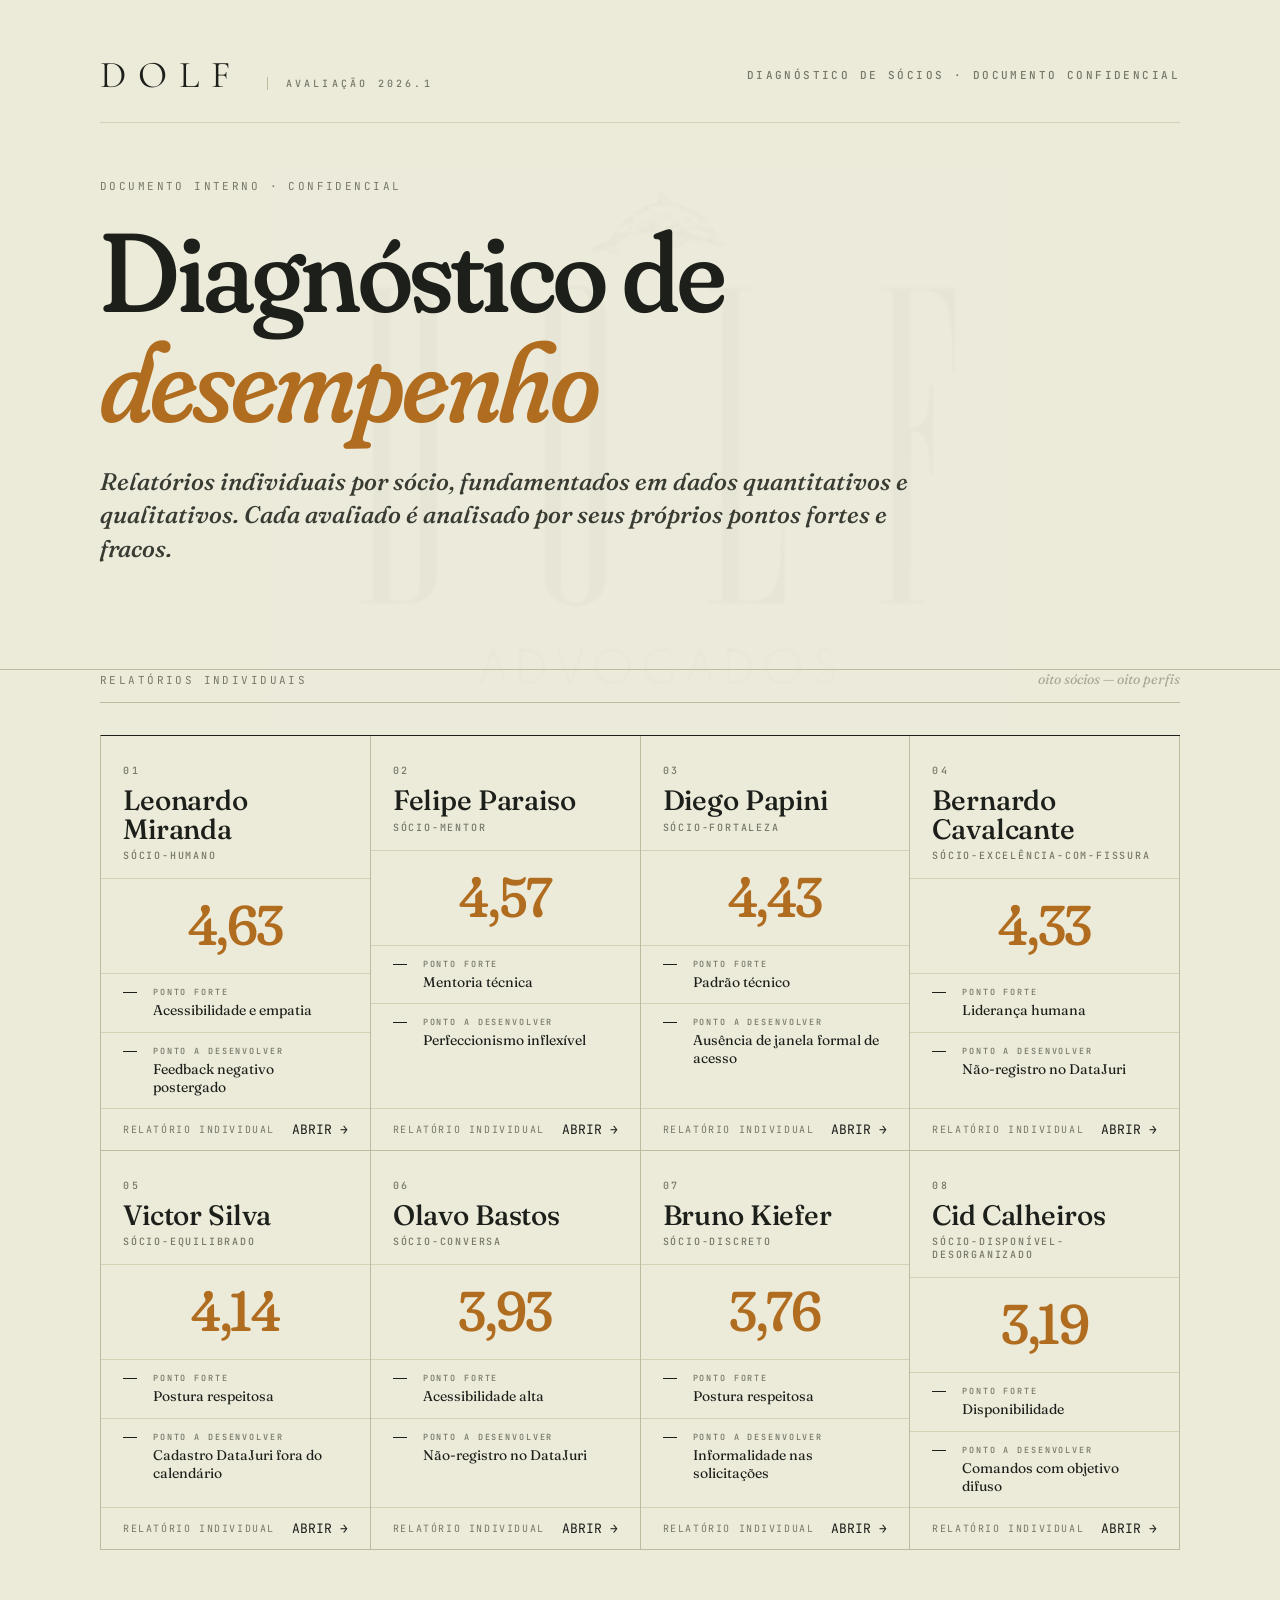
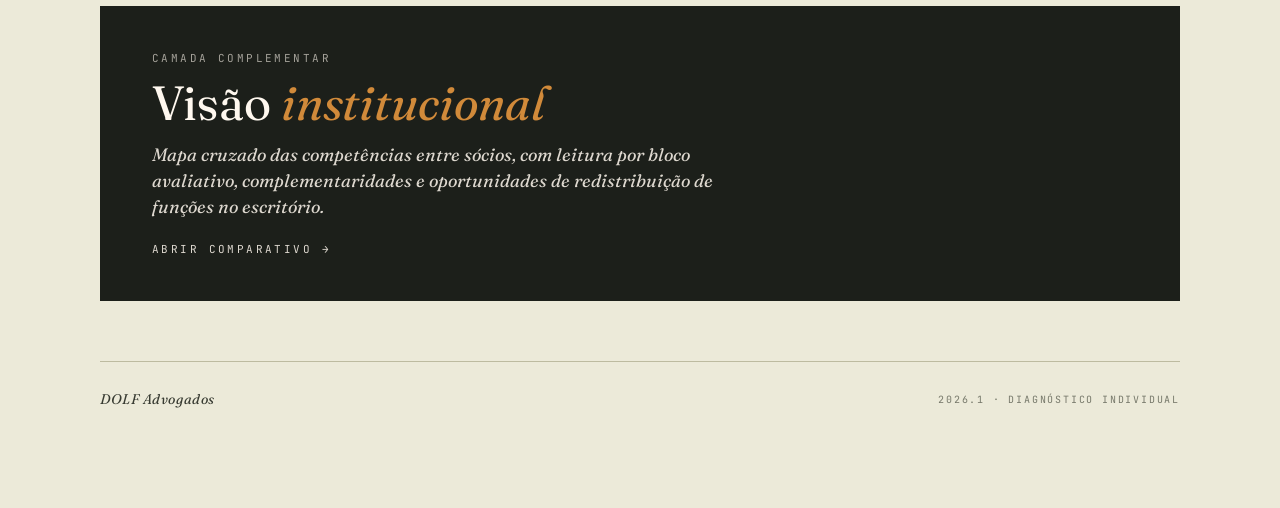
<file: index.html>
<!DOCTYPE html>
<html lang="pt-BR">
<head>
<meta charset="UTF-8">
<title>Avaliação 2026.1 · DOLF Advogados</title>
<link rel="stylesheet" href="assets/deck.css?v=10">
<link rel="preconnect" href="https://fonts.googleapis.com">
<link rel="preconnect" href="https://fonts.gstatic.com" crossorigin>
<link href="https://fonts.googleapis.com/css2?family=Cormorant+Garamond:wght@300;400;500&display=swap" rel="stylesheet">
<style>
  body { background: var(--paper); padding: 0; min-height: 100vh; position: relative; }

  /* === Page-level DOLF watermark === */
  .page-watermark {
    position: fixed;
    inset: 0;
    pointer-events: none;
    z-index: 0;
    display: flex;
    align-items: center;
    justify-content: center;
  }
  .page-watermark img {
    width: min(58vw, 900px);
    opacity: 0.045;
    filter: grayscale(1) contrast(1.05);
  }

  /* Container above watermark */
  .masthead, .body-inner { position: relative; z-index: 1; }

  /* === Masthead — typographic letterhead === */
  .masthead {
    padding: 56px 100px 32px;
    border-bottom: 1px solid var(--rule);
    position: relative;
    background: transparent;
  }
  .masthead-row {
    display: flex; justify-content: space-between; align-items: center;
    padding-bottom: 28px; margin-bottom: 56px;
    border-bottom: 1px solid var(--rule-soft);
  }
  .masthead-mark {
    display: flex; align-items: baseline; gap: 0;
  }
  .masthead-mark .wordmark {
    font-family: 'Cormorant Garamond', 'Cormorant', var(--serif);
    font-weight: 400;
    font-size: 38px; letter-spacing: 0.32em;
    color: var(--ink); line-height: 1;
    padding-right: 6px;
  }
  .masthead-mark .label {
    font-family: var(--mono); font-size: 10px; letter-spacing: 0.32em;
    color: var(--ink-mute); font-weight: 500;
    border-left: 1px solid var(--rule);
    padding-left: 18px; margin-left: 18px;
    text-transform: uppercase;
  }
  .masthead-meta {
    font-family: var(--mono); font-size: 11px; letter-spacing: 0.22em;
    text-transform: uppercase; color: var(--ink-mute); font-weight: 500;
    text-align: right;
  }

  .body-inner { padding: 0 100px 100px; }

  .head { margin-bottom: 72px; max-width: 1100px; }
  .head .kind {
    font-family: var(--mono); font-size: 11px; letter-spacing: 0.22em;
    text-transform: uppercase; color: var(--ink-mute); margin-bottom: 24px;
  }
  .head h1 {
    font-family: var(--serif); font-weight: 500;
    font-variation-settings: 'opsz' 144, 'SOFT' 100;
    font-size: 112px;
    line-height: 0.98; letter-spacing: -0.022em; margin: 0 0 28px;
  }
  .head h1 em { font-style: italic; color: var(--gold); font-weight: 500; }
  .head .sub {
    font-family: var(--serif); font-style: italic; font-weight: 500;
    font-size: 24px; color: var(--ink-soft);
    line-height: 1.4; margin: 0; max-width: 820px;
  }

  .section-label {
    font-family: var(--mono); font-size: 11px; letter-spacing: 0.22em;
    text-transform: uppercase; color: var(--ink-mute); padding-bottom: 14px;
    border-bottom: 1px solid var(--rule); margin-bottom: 32px;
    display: flex; justify-content: space-between; align-items: baseline;
  }
  .section-label .ix {
    font-family: var(--serif); font-style: italic; font-size: 14px;
    color: var(--ink-faint); text-transform: none; letter-spacing: 0;
  }

  .grid {
    display: grid;
    grid-template-columns: repeat(4, 1fr);
    gap: 0;
    border-top: 1px solid var(--ink);
    border-left: 1px solid var(--rule);
    margin-bottom: 56px;
    background: var(--paper);
  }
  .card {
    padding: 0;
    border-right: 1px solid var(--rule); border-bottom: 1px solid var(--rule);
    display: flex; flex-direction: column;
    text-decoration: none; color: inherit; cursor: pointer;
    transition: background 0.18s;
    background: var(--paper);
    position: relative;
  }
  .card:hover { background: var(--ink); color: #fff8ef; }
  .card:hover .name,
  .card:hover .desc,
  .card:hover .arch,
  .card:hover .arrow,
  .card:hover .foot,
  .card:hover .score-num,
  .card:hover .pf-label,
  .card:hover .pf-text,
  .card:hover .rank { color: inherit; }
  .card:hover .foot { border-top-color: rgba(255,248,239,0.18); }
  .card:hover .card-section { border-top-color: rgba(255,248,239,0.14); }
  .card:hover .pf-mark { background: #fff8ef; }

  /* Top band — just rank, clean */
  .card .top-band {
    padding: 22px 22px 0;
    min-height: 28px;
  }
  .card .rank {
    font-family: var(--mono); font-size: 10px;
    letter-spacing: 0.26em; text-transform: uppercase;
    color: var(--ink-mute); font-weight: 500;
  }

  /* Identity block */
  .card .id-block {
    padding: 8px 22px 16px;
  }
  .card .name {
    font-family: var(--serif); font-size: 28px; line-height: 1.02;
    margin: 0 0 6px; font-weight: 500; color: var(--ink);
    letter-spacing: -0.005em;
  }
  .card .arch {
    font-family: var(--mono); font-size: 10px; letter-spacing: 0.18em;
    text-transform: uppercase; color: var(--ink-mute);
    margin: 0; font-weight: 500;
  }

  /* Score band — centered */
  .card .score-band {
    padding: 18px 22px 20px;
    border-top: 1px solid var(--rule-soft);
    display: flex;
    align-items: center; justify-content: center;
  }
  .card .score-num {
    font-family: var(--serif); font-weight: 500;
    font-variation-settings: 'opsz' 144, 'SOFT' 100;
    font-size: 56px; line-height: 1; color: var(--gold);
    letter-spacing: -0.025em;
  }

  /* Pontos forte / fraco — two stacked rows, equal weight */
  .card .pf-row {
    border-top: 1px solid var(--rule-soft);
    display: flex; flex-direction: column;
  }
  .card .pf-item {
    padding: 12px 22px;
    display: grid;
    grid-template-columns: 18px 1fr;
    gap: 12px;
    align-items: flex-start;
  }
  .card .pf-item + .pf-item {
    border-top: 1px solid var(--rule-soft);
  }
  .card .pf-mark {
    margin-top: 6px;
    width: 14px; height: 1px;
    background: var(--ink);
  }
  .card .pf-content { min-width: 0; }
  .card .pf-label {
    font-family: var(--mono); font-size: 8.5px; letter-spacing: 0.22em;
    text-transform: uppercase; color: var(--ink-mute);
    font-weight: 500; margin: 0 0 3px;
  }
  .card .pf-text {
    font-family: var(--serif); font-size: 14px; line-height: 1.3;
    color: var(--ink); margin: 0; font-weight: 400;
  }

  .card .foot {
    margin-top: auto;
    padding: 12px 22px;
    border-top: 1px solid var(--rule-soft);
    display: flex; justify-content: space-between; align-items: center;
    font-family: var(--mono); font-size: 10px; letter-spacing: 0.16em;
    text-transform: uppercase; color: var(--ink-mute);
  }
  .card .foot .arrow { font-size: 13px; color: var(--ink); letter-spacing: 0; }

  /* Decorative tile that breaks the rhythm — image inserts at slot 5 */
  .card.tile {
    padding: 0;
    background: #0c0c0d;
    overflow: hidden;
  }
  .card.tile img {
    width: 100%; height: 100%; object-fit: cover;
    filter: grayscale(1) contrast(1.08) brightness(0.88);
    display: block;
  }
  .card.tile::after {
    content: '';
    position: absolute; inset: 0;
    background: linear-gradient(180deg, transparent 50%, rgba(0,0,0,0.7));
    pointer-events: none;
  }
  .card.tile .tile-label {
    position: absolute; left: 24px; right: 24px; bottom: 22px;
    z-index: 2; pointer-events: none;
    display: flex; flex-direction: column; gap: 6px;
  }
  .card.tile .tile-label .l1 {
    font-family: var(--serif); font-style: italic; font-size: 18px;
    color: rgba(245,245,244,0.95); line-height: 1.2;
  }
  .card.tile .tile-label .l2 {
    font-family: var(--mono); font-size: 10px; letter-spacing: 0.22em;
    color: rgba(245,245,244,0.65); text-transform: uppercase;
  }

  .compare-card {
    display: block;
    background: var(--ink); color: #fff8ef;
    text-decoration: none;
    border-top: 1px solid var(--ink); border-bottom: 1px solid var(--ink);
    margin-bottom: 60px;
    transition: background 0.18s;
  }
  .compare-card:hover { background: var(--gold); }
  .compare-card .compare-text { padding: 44px 52px; display: flex; flex-direction: column; justify-content: space-between; min-height: 220px; }
  .compare-card .label { font-family: var(--mono); font-size: 11px; letter-spacing: 0.22em; text-transform: uppercase; color: rgba(255,248,239,0.6); margin-bottom: 14px; }
  .compare-card h2 { font-family: var(--serif); font-weight: 400; font-size: 48px; margin: 0 0 14px; line-height: 1.02; color: #fff8ef; }
  .compare-card h2 em { font-style: italic; color: var(--gold-bright); }
  .compare-card p { font-family: var(--serif); font-style: italic; font-size: 18px; color: rgba(255,248,239,0.85); max-width: 620px; line-height: 1.45; margin: 0 0 22px; }
  .compare-card .arrow { font-family: var(--mono); font-size: 11px; letter-spacing: 0.22em; text-transform: uppercase; color: rgba(255,248,239,0.85); }
  .compare-card .compare-image {
    position: relative;
    background: #14140f;
    overflow: hidden;
    min-height: 280px;
  }
  .compare-card .compare-image img {
    width: 100%; height: 100%; object-fit: cover;
    filter: grayscale(1) contrast(1.05) brightness(0.78);
    display: block;
  }

  .footer {
    margin-top: 60px; padding-top: 28px;
    border-top: 1px solid var(--rule);
    display: flex; justify-content: space-between; align-items: center;
    font-family: var(--mono); font-size: 10px; letter-spacing: 0.18em;
    text-transform: uppercase; color: var(--ink-mute);
  }
  .footer .firm { font-family: var(--serif); font-style: italic; font-size: 14px; letter-spacing: 0.04em; text-transform: none; color: var(--ink-soft); }
</style>
</head>
<body>

<div class="page-watermark"><img src="assets/dolf-logo.png" alt=""></div>

<header class="masthead">
  <div class="masthead-row">
    <div class="masthead-mark">
      <span class="wordmark">DOLF</span>
      <span class="label">Avaliação 2026.1</span>
    </div>
    <div class="masthead-meta">Diagnóstico de Sócios · Documento Confidencial</div>
  </div>
  <div class="head">
    <div class="left">
      <div class="kind">Documento interno · Confidencial</div>
      <h1>Diagnóstico de<br><em>desempenho</em></h1>
      <p class="sub">Relatórios individuais por sócio, fundamentados em dados quantitativos e qualitativos. Cada avaliado é analisado por seus próprios pontos fortes e fracos.</p>
    </div>
  </div>
</header>

<main class="body-inner">

<div class="section-label"><span>Relatórios individuais</span><span class="ix">oito sócios — oito perfis</span></div>
<div class="grid" id="grid"></div>

<a href="Comparativo.html" class="compare-card">
  <div class="compare-text">
    <div>
      <div class="label">Camada complementar</div>
      <h2>Visão <em>institucional</em></h2>
      <p>Mapa cruzado das competências entre sócios, com leitura por bloco avaliativo, complementaridades e oportunidades de redistribuição de funções no escritório.</p>
    </div>
    <div class="arrow">Abrir comparativo →</div>
  </div>
</a>

<div class="footer">
  <div class="firm">DOLF Advogados</div>
  <div>2026.1 · Diagnóstico individual</div>
</div>

</main>

<script src="assets/charts.js?v=10"></script>
<script src="assets/data.js?v=10"></script>
<script>
const order = ['diego','olavo','leonardo','felipe','bernardo','bruno','cid','victor']
  .slice()
  .sort((a, b) => (DOLF_DATA[b].overall - DOLF_DATA[a].overall));
const fileMap = {
  diego:'Diego Papini.html', olavo:'Olavo Bastos.html', leonardo:'Leonardo.html',
  felipe:'Felipe Paraiso.html', bernardo:'Bernardo Cavalcante.html',
  bruno:'Bruno Kiefer.html', cid:'Cid Calheiros.html', victor:'Victor Silva.html'
};

// Clean grid — score + pontos forte/fraco for at-a-glance reading
const cleanTitle = (s) => s.replace(/\s*\([^)]*\)\s*/g, '').trim();
const cards = order.map((slug, i) => {
  const d = DOLF_DATA[slug];
  const forte = d.forcas?.[0];
  const fraco = d.fragilidades?.[0];
  const rank = String(i+1).padStart(2,'0');
  return `<a class="card" href="${fileMap[slug]}">
    <div class="top-band">
      <span class="rank">${rank}</span>
    </div>
    <div class="id-block">
      <h3 class="name">${d.name}</h3>
      <p class="arch">${d.archetype}</p>
    </div>
    <div class="score-band">
      <span class="score-num">${d.overall.toFixed(2).replace('.',',')}</span>
    </div>
    <div class="pf-row">
      <div class="pf-item">
        <span class="pf-mark"></span>
        <div class="pf-content">
          <p class="pf-label">Ponto forte</p>
          <p class="pf-text">${cleanTitle(forte?.t || '—')}</p>
        </div>
      </div>
      <div class="pf-item">
        <span class="pf-mark"></span>
        <div class="pf-content">
          <p class="pf-label">Ponto a desenvolver</p>
          <p class="pf-text">${cleanTitle(fraco?.t || '—')}</p>
        </div>
      </div>
    </div>
    <div class="foot"><span>Relatório individual</span><span class="arrow">Abrir →</span></div>
  </a>`;
});

document.getElementById('grid').innerHTML = cards.join('');
</script>
</body>
</html>
</file>
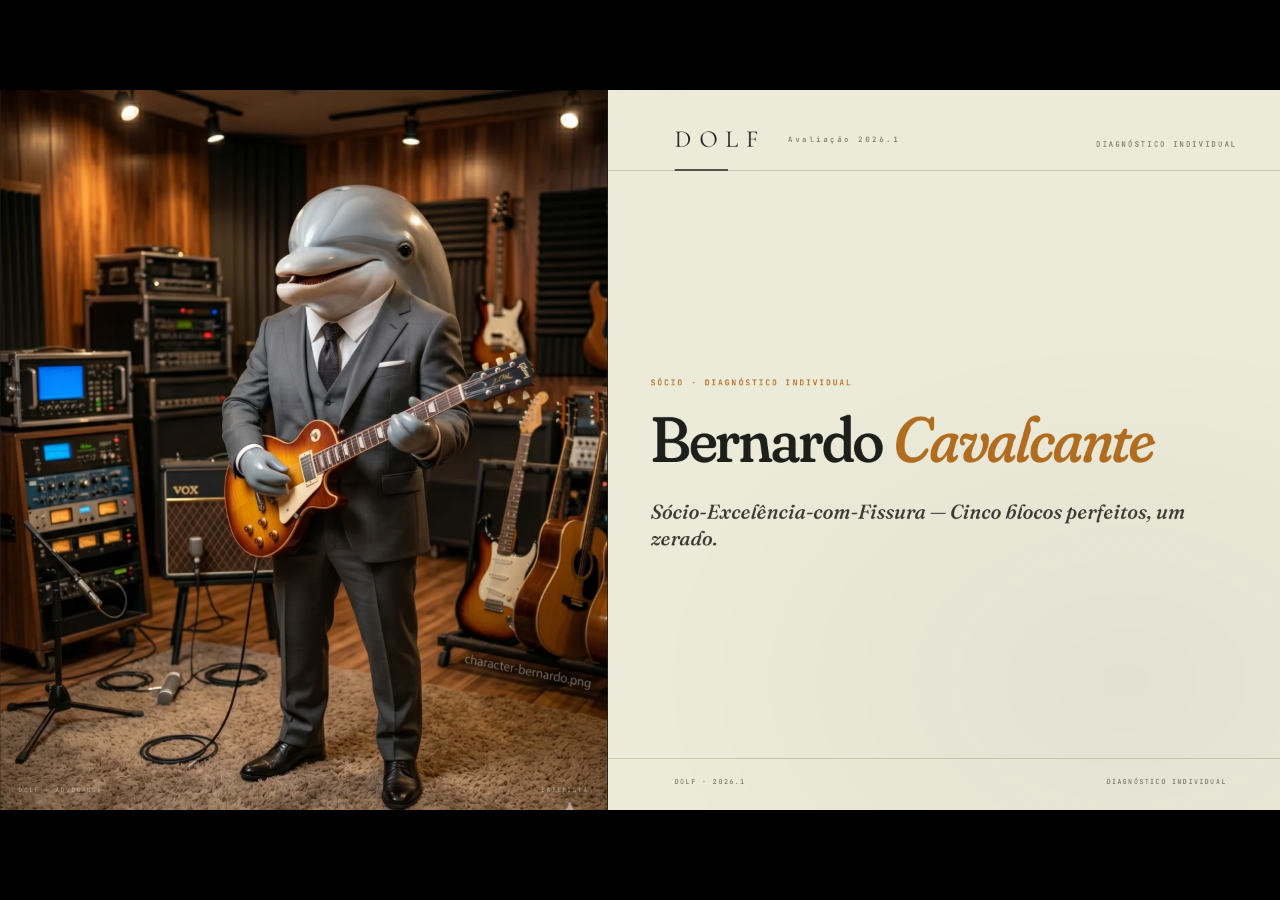
<file: Bernardo Cavalcante.html>
<!DOCTYPE html>
<html lang="pt-BR">
<head>
<meta charset="UTF-8">
<title>Bernardo Cavalcante · DOLF 2026.1</title>
<link rel="stylesheet" href="assets/deck.css?v=10">
<script type="application/json" id="speaker-notes">[]</script>
</head>
<body>
<deck-stage width="1920" height="1080" id="stage"></deck-stage>
<script src="assets/charts.js?v=10"></script>
<script src="assets/analysis.js?v=10"></script>
<script src="assets/data.js?v=10"></script>
<script src="assets/builder.js?v=10"></script>
<script>
  const slug = 'bernardo';
  document.getElementById('stage').innerHTML = DOLF.buildDeck(slug);
</script>
<script src="assets/image-slot.js"></script>
<script src="assets/deck-stage.js"></script>
</body>
</html>
</file>
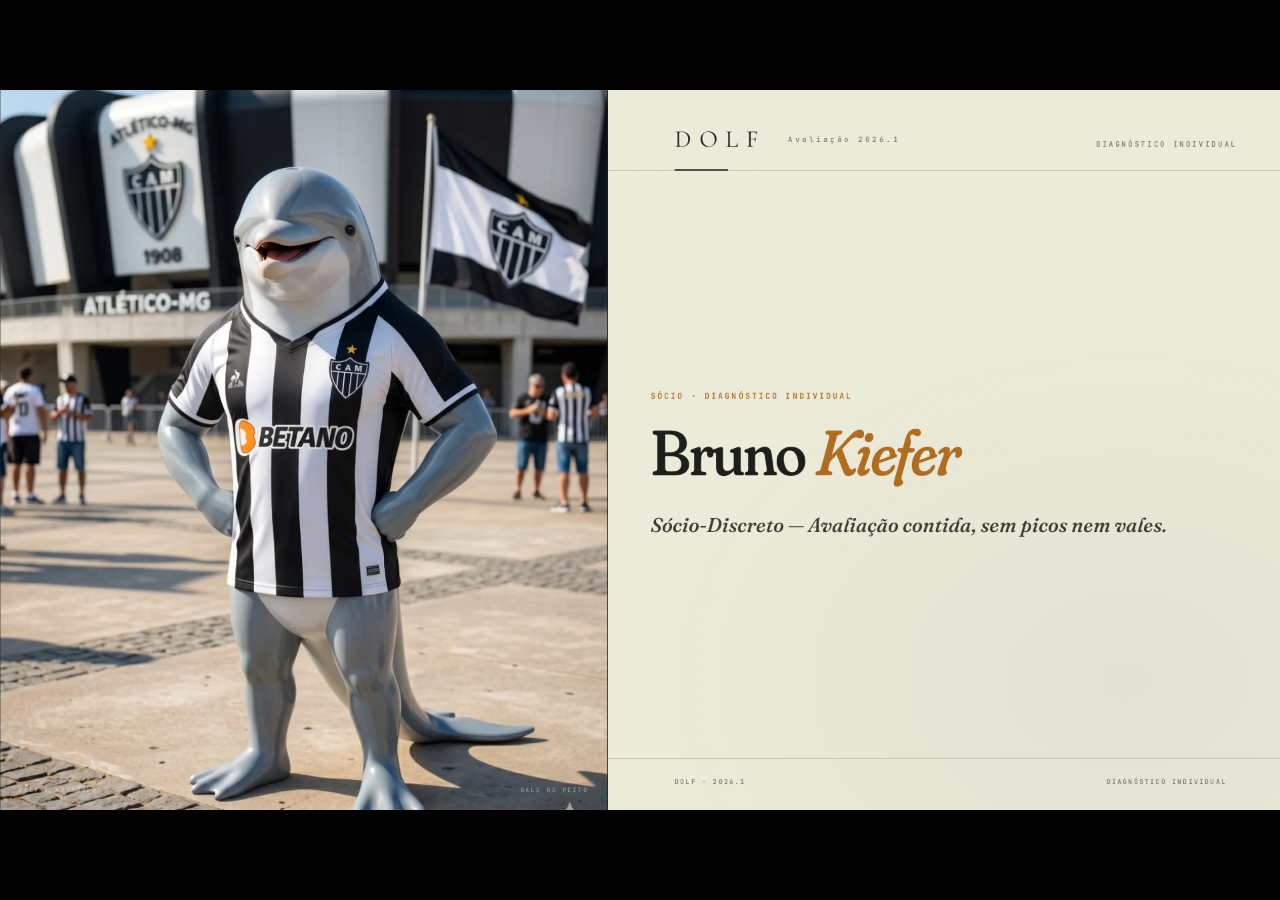
<file: Bruno Kiefer.html>
<!DOCTYPE html>
<html lang="pt-BR">
<head>
<meta charset="UTF-8">
<title>Bruno Kiefer · DOLF 2026.1</title>
<link rel="stylesheet" href="assets/deck.css?v=10">
<script type="application/json" id="speaker-notes">[]</script>
</head>
<body>
<deck-stage width="1920" height="1080" id="stage"></deck-stage>
<script src="assets/charts.js?v=10"></script>
<script src="assets/analysis.js?v=10"></script>
<script src="assets/data.js?v=10"></script>
<script src="assets/builder.js?v=10"></script>
<script>
  const slug = 'bruno';
  document.getElementById('stage').innerHTML = DOLF.buildDeck(slug);
</script>
<script src="assets/image-slot.js"></script>
<script src="assets/deck-stage.js"></script>
</body>
</html>
</file>
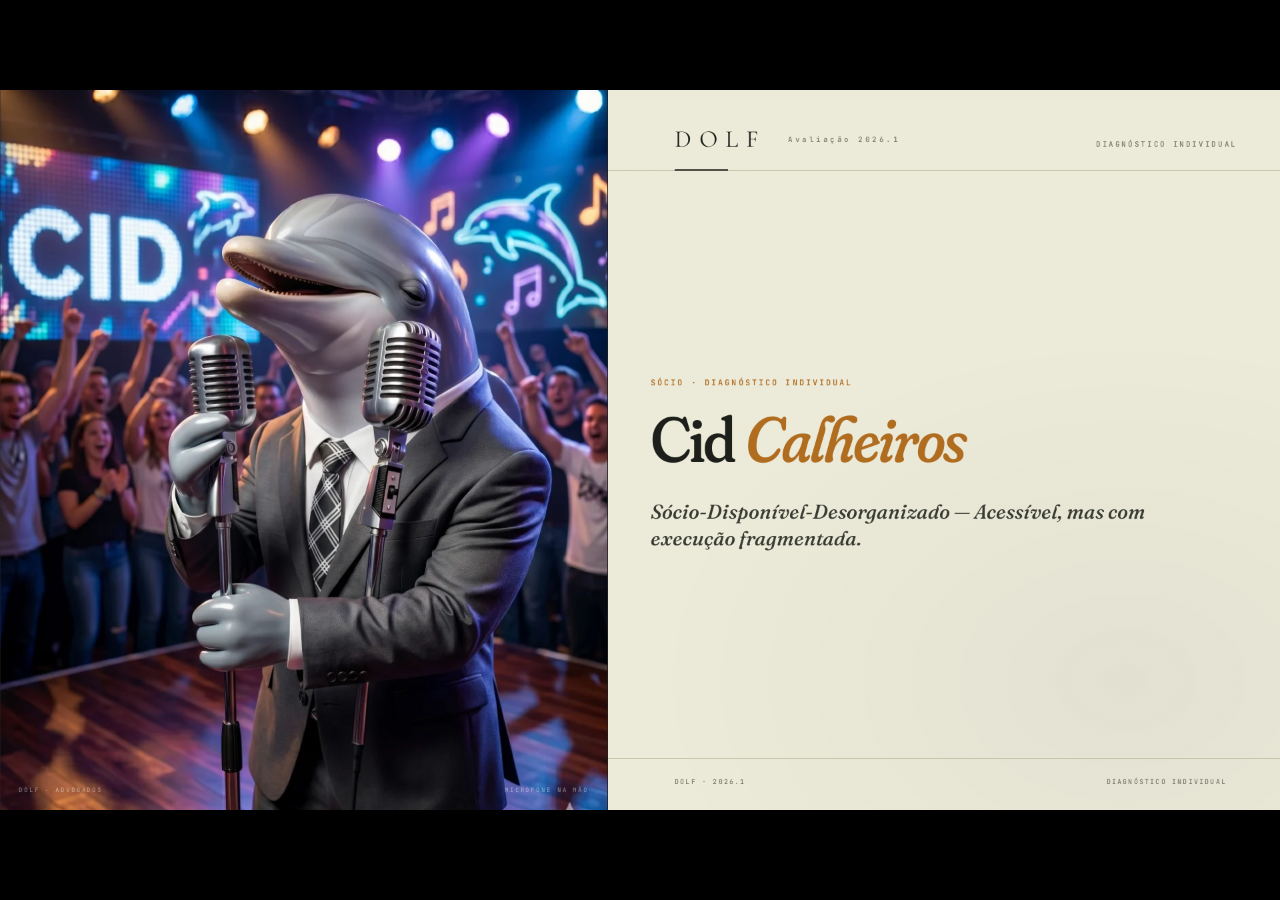
<file: Cid Calheiros.html>
<!DOCTYPE html>
<html lang="pt-BR">
<head>
<meta charset="UTF-8">
<title>Cid Calheiros · DOLF 2026.1</title>
<link rel="stylesheet" href="assets/deck.css?v=10">
<script type="application/json" id="speaker-notes">[]</script>
</head>
<body>
<deck-stage width="1920" height="1080" id="stage"></deck-stage>
<script src="assets/charts.js?v=10"></script>
<script src="assets/analysis.js?v=10"></script>
<script src="assets/data.js?v=10"></script>
<script src="assets/builder.js?v=10"></script>
<script>
  const slug = 'cid';
  document.getElementById('stage').innerHTML = DOLF.buildDeck(slug);
</script>
<script src="assets/image-slot.js"></script>
<script src="assets/deck-stage.js"></script>
</body>
</html>
</file>
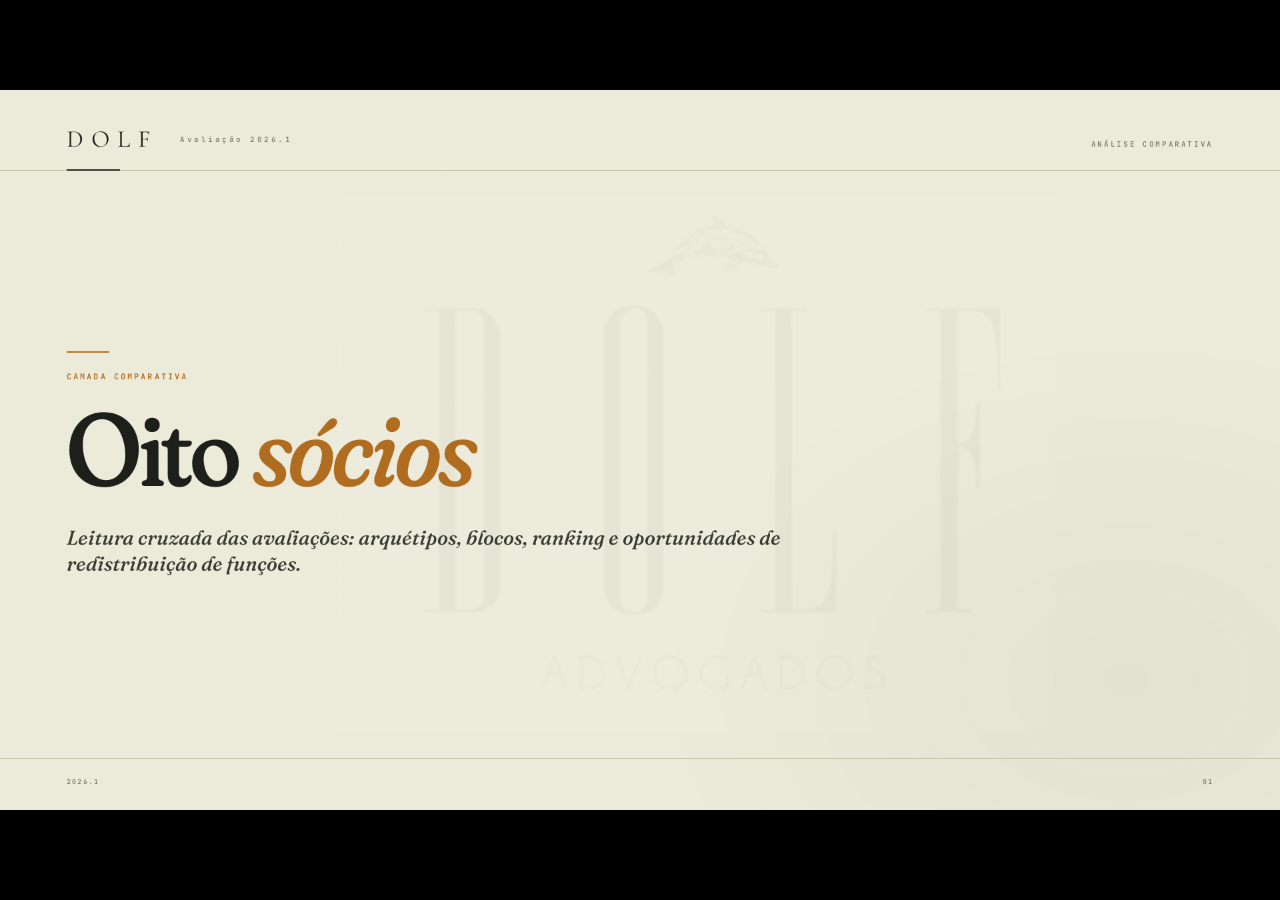
<file: Comparativo.html>
<!DOCTYPE html>
<html lang="pt-BR">
<head>
<meta charset="UTF-8">
<title>Comparativo · DOLF 2026.1</title>
<link rel="stylesheet" href="assets/deck.css?v=10">
</head>
<body>
<deck-stage width="1920" height="1080" id="stage"></deck-stage>
<script src="assets/charts.js?v=10"></script>
<script src="assets/analysis.js?v=10"></script>
<script src="assets/data.js?v=10"></script>
<script>
const order = ['leonardo','felipe','diego','bernardo','victor','olavo','bruno','cid'];
const cats = ['Clareza · Direção','Disponibilidade','Coerência · Execução','Liderança · Comunicação','Processos · Sistema','Cultura IA'];

function row(slug) {
  const d = DOLF_DATA[slug];
  const cells = cats.map(c => {
    const v = d.cats[c];
    const cls = DOLF.band(v);
    return `<td class="${cls}"><span>${v.toFixed(2)}</span></td>`;
  }).join('');
  return `<tr>
    <th>${d.name}</th>
    <td class="overall ${DOLF.band(d.overall)}"><strong>${d.overall.toFixed(2)}</strong></td>
    ${cells}
    <td class="arch">${d.archetype}</td>
  </tr>`;
}

const matrix = `
  <table class="matrix">
    <thead><tr>
      <th></th><th>Geral</th>
      ${cats.map(c=>`<th>${c}</th>`).join('')}
      <th>Arquétipo</th>
    </tr></thead>
    <tbody>${order.map(row).join('')}</tbody>
  </table>`;

const archetypes = order.map(slug => {
  const d = DOLF_DATA[slug];
  const v = DOLF.verdict(d.overall);
  return `<div class="arch-card">
    <div class="arch-head">
      <span class="num">${d.overall.toFixed(2)}</span>
      <span class="verdict ${v.cls}">${v.txt}</span>
    </div>
    <h3>${d.name}</h3>
    <p class="arch-tag">${d.archetype}</p>
    <p class="arch-desc">${d.archetypeDesc}</p>
    <div class="arch-foot">
      <div><span class="lbl">Forte</span><span class="val">${d.strongest} · ${d.cats[d.strongest].toFixed(2)}</span></div>
      <div><span class="lbl">Frágil</span><span class="val">${d.weakest} · ${d.cats[d.weakest].toFixed(2)}</span></div>
    </div>
  </div>`;
}).join('');

const ranking = order.map((slug,i)=>{
  const d = DOLF_DATA[slug];
  const v = DOLF.verdict(d.overall);
  return `<div class="rank-row">
    <span class="r-pos">${String(i+1).padStart(2,'0')}</span>
    <span class="r-name">${d.name}</span>
    <span class="r-arch">${d.archetype}</span>
    <span class="r-bar"><span class="r-fill ${DOLF.band(d.overall)}" style="width:${(d.overall/5)*100}%"></span></span>
    <span class="r-val ${DOLF.band(d.overall)}">${d.overall.toFixed(2)}</span>
    <span class="verdict ${v.cls}">${v.txt}</span>
  </div>`;
}).join('');

const slides = [
  // Cover
  `<section data-screen-label="01 Capa"><div class="cover">
    <div class="cover-band">
      <div class="cover-mark">DOLF<span class="cover-mark-small">Avaliação 2026.1</span></div>
      <div class="cover-meta">Análise comparativa</div>
    </div>
    <div class="cover-center">
      <div class="ornament"></div>
      <div class="deck-kind">Camada comparativa</div>
      <h1>Oito <em>sócios</em></h1>
      <div class="subtitle">Leitura cruzada das avaliações: arquétipos, blocos, ranking e oportunidades de redistribuição de funções.</div>
    </div>
    <div class="cover-bottom"><div>2026.1</div><div>01</div></div>
  </div></section>`,

  // Ranking
  `<section data-screen-label="02 Ranking"><div class="slide">
    <div class="chrome"><div class="left"><span>Comparativo</span><span class="rule"></span><span>Ranking</span></div><div>02</div></div>
    <p class="eyebrow">02 · Ranking geral</p>
    <h1 class="slide-title">Ordenação por média ponderada</h1>
    <div class="ranking">${ranking}</div>
    <div class="foot"><div>Escala 1–5 · 6 blocos × 21 indicadores</div><div>Acelerador · Sólido · Atenção · Gargalo</div></div>
  </div></section>`,

  // Matrix
  `<section data-screen-label="03 Matriz"><div class="slide">
    <div class="chrome"><div class="left"><span>Comparativo</span><span class="rule"></span><span>Matriz de blocos</span></div><div>03</div></div>
    <p class="eyebrow">03 · Matriz de blocos</p>
    <h1 class="slide-title">Quem é forte (e frágil) onde</h1>
    ${matrix}
    <div class="foot"><div>≥ 4,30 · 3,50–4,29 · 2,50–3,49 · &lt; 2,50</div><div>Comparativo</div></div>
  </div></section>`,

  // Archetypes
  `<section data-screen-label="04 Arquétipos"><div class="slide warm">
    <div class="chrome"><div class="left"><span>Comparativo</span><span class="rule"></span><span>Arquétipos</span></div><div>04</div></div>
    <p class="eyebrow">04 · Arquétipos</p>
    <h1 class="slide-title">Oito perfis funcionais</h1>
    <div class="arch-grid">${archetypes}</div>
    <div class="foot"><div>Cada sócio · um perfil funcional dominante</div><div>Comparativo</div></div>
  </div></section>`,

  // Complementarities — REMOVIDO
  // Conflicts — REMOVIDO

  // Distribution (renumerada como 05)
  `<section data-screen-label="05 Distribuição"><div class="slide">
    <div class="chrome"><div class="left"><span>Comparativo</span><span class="rule"></span><span>Redistribuição de funções</span></div><div>05</div></div>
    <p class="eyebrow">05 · Sugestão de redistribuição</p>
    <h1 class="slide-title">O que cada sócio deveria liderar</h1>
    <div class="distrib">
      <div class="dis-row"><div class="dis-who">Felipe Paraiso</div><div class="dis-what"><strong>Adoção de IA institucional.</strong> Único sócio com 5,00 em Cultura IA. Define playbook, treina pares, cria casos de uso replicáveis.</div></div>
      <div class="dis-row"><div class="dis-who">Leonardo</div><div class="dis-what"><strong>Mentoria de liderança e onboarding.</strong> Maior média geral; cria o ambiente de segurança psicológica que o time precisa para crescer.</div></div>
      <div class="dis-row"><div class="dis-who">Diego Papini</div><div class="dis-what"><strong>Profundidade técnica e teses complexas.</strong> Padrão técnico 5,00. Concentrar em casos que exigem densidade jurídica, não em volume.</div></div>
      <div class="dis-row"><div class="dis-who">Bernardo Cavalcante</div><div class="dis-what"><strong>Formação humana e retenção.</strong> Único sócio com 5,00 em quatro blocos consecutivos. Mentor de carreira e clima.</div></div>
      <div class="dis-row"><div class="dis-who">Olavo Bastos</div><div class="dis-what"><strong>Decisão estratégica e mentoria de mindset.</strong> Acessibilidade alta + criatividade jurídica. Concentrar em destrava de casos travados.</div></div>
      <div class="dis-row"><div class="dis-who">Victor Silva</div><div class="dis-what"><strong>Estabilidade operacional.</strong> Avaliação consistente; bom em demandas que exigem previsibilidade e coerência.</div></div>
      <div class="dis-row"><div class="dis-who">Bruno Kiefer</div><div class="dis-what"><strong>Padrão técnico e feedback formal.</strong> Picos isolados em padrão e feedback úteis; converter em rotina visível.</div></div>
      <div class="dis-row"><div class="dis-who">Cid Calheiros</div><div class="dis-what"><strong>Suporte em emergência e disponibilidade.</strong> Bloco mais alto; canalizar a disponibilidade para situações que justifiquem o estilo reativo.</div></div>
    </div>
    <div class="foot"><div>Cada sócio · uma área-âncora</div><div>Comparativo</div></div>
  </div></section>`,
  // Final — REMOVIDO
];

document.getElementById('stage').innerHTML = slides.join('\n');
</script>

<style>
.matrix { width: 100%; border-collapse: collapse; flex: 1; margin-top: 12px; }
.matrix th { font-family: var(--mono); font-size: 11px; letter-spacing: 0.1em; text-transform: uppercase; text-align: left; padding: 10px 12px; color: var(--ink-mute); border-bottom: 1px solid var(--rule); font-weight: 500; vertical-align: bottom; }
.matrix tbody th { font-family: var(--serif); font-size: 18px; color: var(--ink); font-weight: 500; text-transform: none; letter-spacing: 0; padding: 14px 12px; border-bottom: 1px solid var(--rule-soft); }
.matrix td { padding: 14px 12px; font-family: var(--mono); font-size: 15px; text-align: center; border-bottom: 1px solid var(--rule-soft); color: var(--ink-mute); }
.matrix td.overall { font-family: var(--serif); font-size: 22px; color: var(--ink); }
.matrix td.good span, .matrix td.good { color: var(--ink); font-weight: 700; }
.matrix td.neutral span, .matrix td.neutral { color: var(--ink-soft); font-weight: 500; }
.matrix td.warn span, .matrix td.warn { color: var(--ink-mute); font-weight: 500; }
.matrix td.bad span, .matrix td.bad { color: var(--ink-faint); font-weight: 500; }
.matrix td.arch { font-family: var(--sans); font-size: 13px; color: var(--ink-soft); text-align: left; font-style: italic; }

.ranking { display: flex; flex-direction: column; gap: 0; flex: 1; margin-top: 16px; border-top: 1px solid var(--rule); }
.rank-row { display: grid; grid-template-columns: 56px 220px 1fr 360px 60px 220px; align-items: center; gap: 24px; padding: 18px 0; border-bottom: 1px solid var(--rule-soft); }
.r-pos { font-family: var(--mono); font-size: 13px; color: var(--ink-mute); letter-spacing: 0.12em; }
.r-name { font-family: var(--serif); font-size: 24px; color: var(--ink); }
.r-arch { font-size: 16px; color: var(--ink-soft); font-style: italic; }
.r-bar { position: relative; height: 8px; background: var(--rule-soft); overflow: hidden; }
.r-fill { display: block; height: 100%; background: var(--ink); }
.r-fill.good { background: var(--ink); }
.r-fill.neutral { background: var(--ink-soft); }
.r-fill.warn { background: var(--ink-mute); }
.r-fill.bad { background: var(--ink-faint); }
.r-val { font-family: var(--serif); font-size: 26px; text-align: right; color: var(--ink); }
.r-val.warn, .r-val.bad { color: var(--ink-mute); }

.verdict { font-family: var(--mono); font-size: 10px; letter-spacing: 0.18em; text-transform: uppercase; padding: 4px 10px; border: 1px solid var(--rule); color: var(--ink-soft); display: inline-block; }
.verdict.good { border-color: var(--ink); color: var(--ink); background: rgba(12,12,13,0.04); }
.verdict.neutral { border-color: var(--rule); color: var(--ink-soft); }
.verdict.warn { border-color: var(--rule); color: var(--ink-mute); }
.verdict.bad { border-color: var(--rule-soft); color: var(--ink-faint); }
.slide.dark .verdict { border-color: rgba(245,245,244,0.3); color: rgba(245,245,244,0.85); }

.arch-grid { display: grid; grid-template-columns: repeat(4, 1fr); gap: 0; flex: 1; border-top: 1px solid var(--rule); border-left: 1px solid var(--rule); }
.arch-card { padding: 22px 24px; border-right: 1px solid var(--rule); border-bottom: 1px solid var(--rule); display: flex; flex-direction: column; }
.arch-head { display: flex; justify-content: space-between; align-items: center; margin-bottom: 14px; }
.arch-head .num { font-family: var(--serif); font-size: 32px; color: var(--ink); }
.arch-card h3 { font-family: var(--serif); font-size: 22px; margin: 0 0 6px; font-weight: 500; }
.arch-tag { font-family: var(--mono); font-size: 11px; letter-spacing: 0.12em; text-transform: uppercase; color: var(--ink-mute); margin: 0 0 10px; }
.arch-desc { font-size: 14px; color: var(--ink-soft); line-height: 1.35; margin: 0 0 16px; flex: 1; }
.arch-foot { font-size: 12px; color: var(--ink-mute); display: flex; flex-direction: column; gap: 4px; padding-top: 10px; border-top: 1px solid var(--rule-soft); }
.arch-foot div { display: flex; justify-content: space-between; gap: 12px; }
.arch-foot .lbl { font-family: var(--mono); font-size: 10px; letter-spacing: 0.1em; text-transform: uppercase; color: var(--ink-mute); }
.arch-foot .val { font-family: var(--mono); font-size: 11px; color: var(--ink); }

.pair-grid, .conflict-grid { display: grid; grid-template-columns: 1fr 1fr; gap: 0; flex: 1; border-top: 1px solid var(--rule); border-left: 1px solid var(--rule); }
.pair-card, .conf-card { padding: 24px 28px; border-right: 1px solid var(--rule); border-bottom: 1px solid var(--rule); }
.pair-card .body, .conf-card .body { margin-bottom: 10px; }

.distrib { display: flex; flex-direction: column; flex: 1; border-top: 1px solid var(--rule); margin-top: 12px; }
.dis-row { display: grid; grid-template-columns: 240px 1fr; gap: 32px; padding: 14px 0; border-bottom: 1px solid var(--rule-soft); }
.dis-who { font-family: var(--serif); font-size: 22px; color: var(--ink); }
.dis-what { font-size: 17px; line-height: 1.4; color: var(--ink-soft); }
</style>

<script src="assets/deck-stage.js"></script>
</body>
</html>
</file>
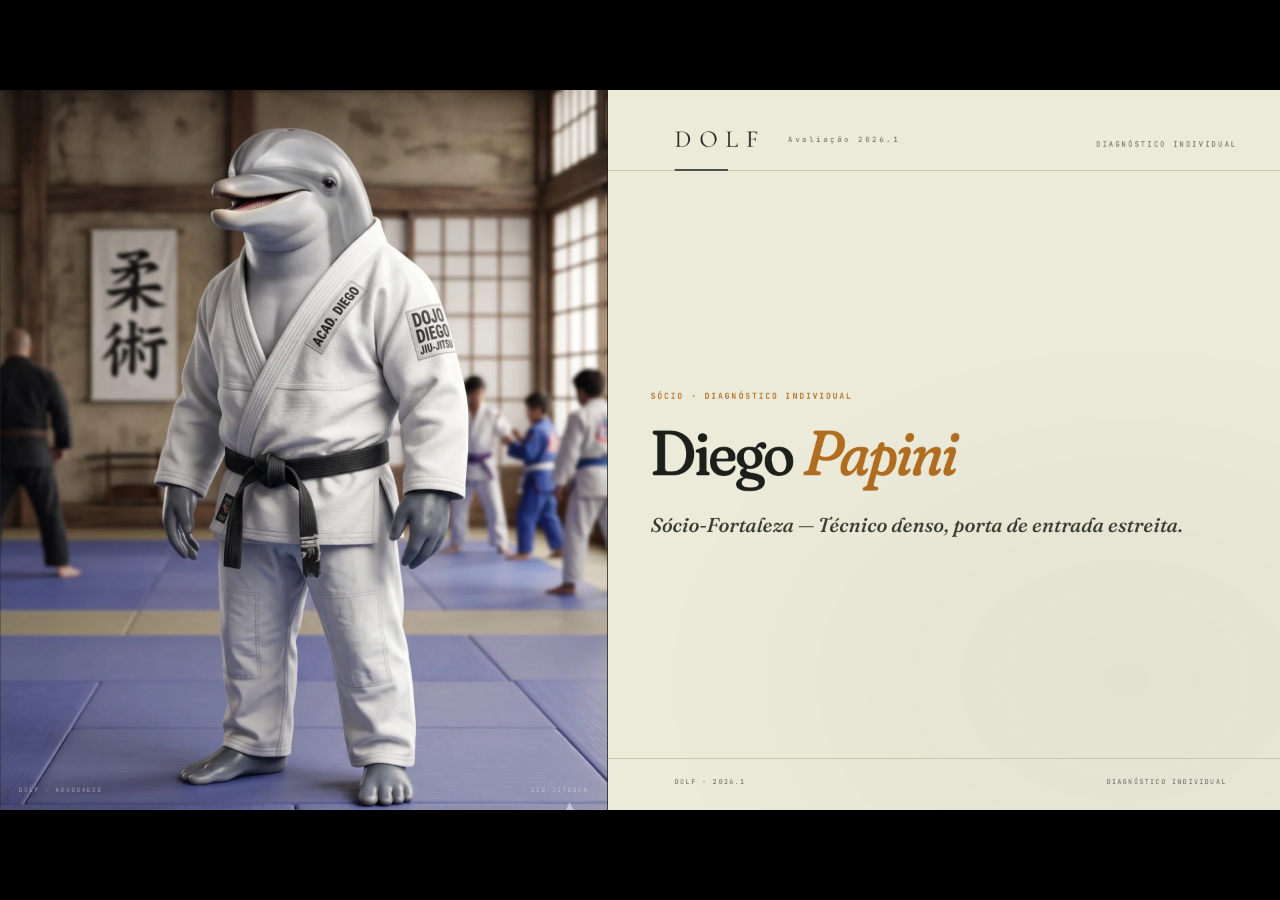
<file: Diego Papini.html>
<!DOCTYPE html>
<html lang="pt-BR">
<head>
<meta charset="UTF-8">
<title>Diego Papini · DOLF 2026.1</title>
<link rel="stylesheet" href="assets/deck.css?v=10">
<script type="application/json" id="speaker-notes">[]</script>
</head>
<body>
<deck-stage width="1920" height="1080" id="stage"></deck-stage>
<script src="assets/charts.js?v=10"></script>
<script src="assets/analysis.js?v=10"></script>
<script src="assets/data.js?v=10"></script>
<script src="assets/builder.js?v=10"></script>
<script>
  const slug = 'diego';
  document.getElementById('stage').innerHTML = DOLF.buildDeck(slug);
</script>
<script src="assets/image-slot.js"></script>
<script src="assets/deck-stage.js"></script>
</body>
</html>
</file>
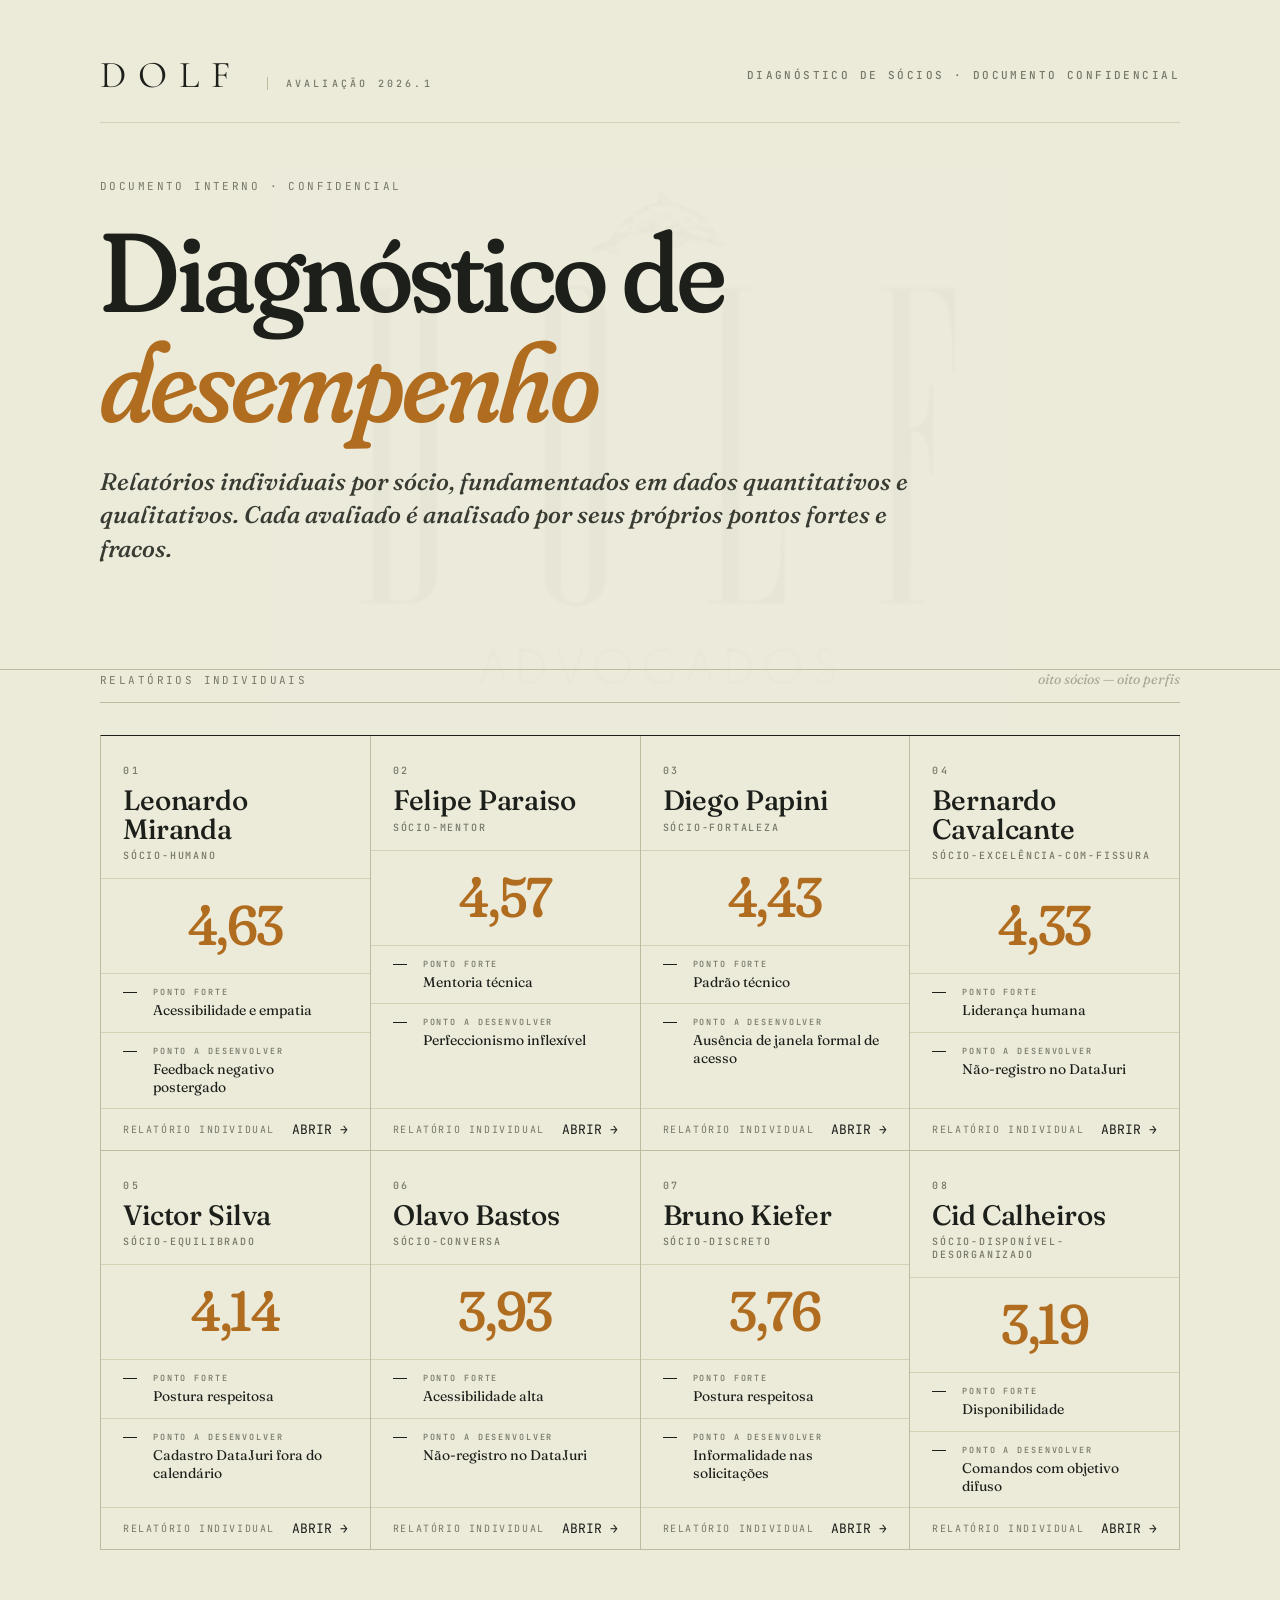
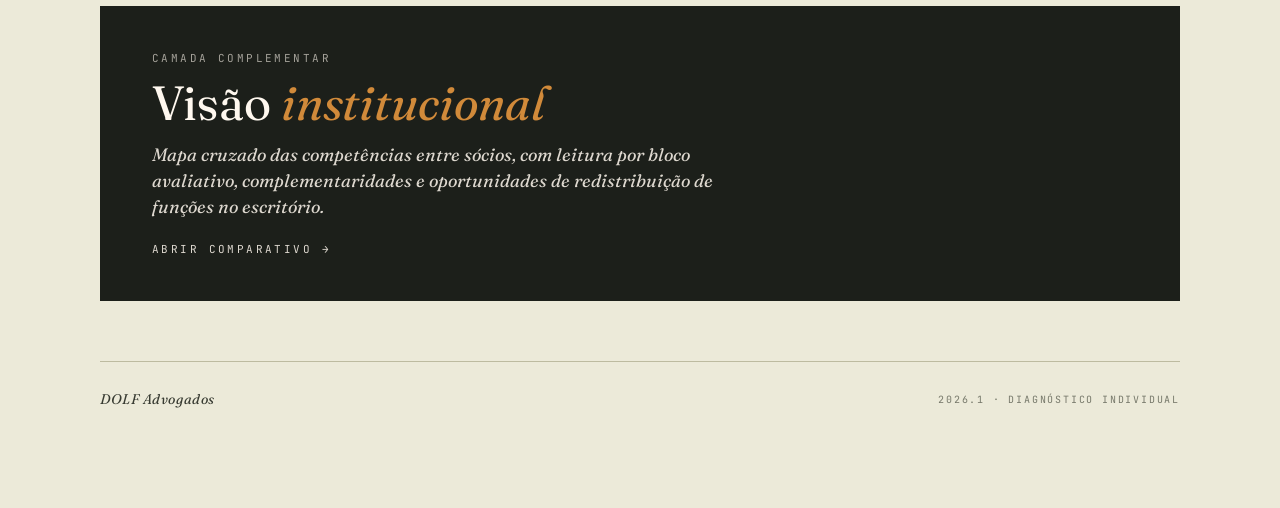
<file: DOLF Avaliacao 2026.1-print.html>
<!DOCTYPE html>
<html lang="pt-BR">
<head>
<meta charset="UTF-8">
<title>Avaliação 2026.1 · DOLF Advogados</title>
<link rel="stylesheet" href="assets/deck.css?v=10">
<link rel="preconnect" href="https://fonts.googleapis.com">
<link rel="preconnect" href="https://fonts.gstatic.com" crossorigin>
<link href="https://fonts.googleapis.com/css2?family=Cormorant+Garamond:wght@300;400;500&display=swap" rel="stylesheet">
<style>
  body { background: var(--paper); padding: 0; min-height: 100vh; position: relative; }

  /* === Page-level DOLF watermark === */
  .page-watermark {
    position: fixed;
    inset: 0;
    pointer-events: none;
    z-index: 0;
    display: flex;
    align-items: center;
    justify-content: center;
  }
  .page-watermark img {
    width: min(58vw, 900px);
    opacity: 0.045;
    filter: grayscale(1) contrast(1.05);
  }

  /* Container above watermark */
  .masthead, .body-inner { position: relative; z-index: 1; }

  /* === Masthead — typographic letterhead === */
  .masthead {
    padding: 56px 100px 32px;
    border-bottom: 1px solid var(--rule);
    position: relative;
    background: transparent;
  }
  .masthead-row {
    display: flex; justify-content: space-between; align-items: center;
    padding-bottom: 28px; margin-bottom: 56px;
    border-bottom: 1px solid var(--rule-soft);
  }
  .masthead-mark {
    display: flex; align-items: baseline; gap: 0;
  }
  .masthead-mark .wordmark {
    font-family: 'Cormorant Garamond', 'Cormorant', var(--serif);
    font-weight: 400;
    font-size: 38px; letter-spacing: 0.32em;
    color: var(--ink); line-height: 1;
    padding-right: 6px;
  }
  .masthead-mark .label {
    font-family: var(--mono); font-size: 10px; letter-spacing: 0.32em;
    color: var(--ink-mute); font-weight: 500;
    border-left: 1px solid var(--rule);
    padding-left: 18px; margin-left: 18px;
    text-transform: uppercase;
  }
  .masthead-meta {
    font-family: var(--mono); font-size: 11px; letter-spacing: 0.22em;
    text-transform: uppercase; color: var(--ink-mute); font-weight: 500;
    text-align: right;
  }

  .body-inner { padding: 0 100px 100px; }

  .head { margin-bottom: 72px; max-width: 1100px; }
  .head .kind {
    font-family: var(--mono); font-size: 11px; letter-spacing: 0.22em;
    text-transform: uppercase; color: var(--ink-mute); margin-bottom: 24px;
  }
  .head h1 {
    font-family: var(--serif); font-weight: 500;
    font-variation-settings: 'opsz' 144, 'SOFT' 100;
    font-size: 112px;
    line-height: 0.98; letter-spacing: -0.022em; margin: 0 0 28px;
  }
  .head h1 em { font-style: italic; color: var(--gold); font-weight: 500; }
  .head .sub {
    font-family: var(--serif); font-style: italic; font-weight: 500;
    font-size: 24px; color: var(--ink-soft);
    line-height: 1.4; margin: 0; max-width: 820px;
  }

  .section-label {
    font-family: var(--mono); font-size: 11px; letter-spacing: 0.22em;
    text-transform: uppercase; color: var(--ink-mute); padding-bottom: 14px;
    border-bottom: 1px solid var(--rule); margin-bottom: 32px;
    display: flex; justify-content: space-between; align-items: baseline;
  }
  .section-label .ix {
    font-family: var(--serif); font-style: italic; font-size: 14px;
    color: var(--ink-faint); text-transform: none; letter-spacing: 0;
  }

  .grid {
    display: grid;
    grid-template-columns: repeat(4, 1fr);
    gap: 0;
    border-top: 1px solid var(--ink);
    border-left: 1px solid var(--rule);
    margin-bottom: 56px;
    background: var(--paper);
  }
  .card {
    padding: 0;
    border-right: 1px solid var(--rule); border-bottom: 1px solid var(--rule);
    display: flex; flex-direction: column;
    text-decoration: none; color: inherit; cursor: pointer;
    transition: background 0.18s;
    background: var(--paper);
    position: relative;
  }
  .card:hover { background: var(--ink); color: #fff8ef; }
  .card:hover .name,
  .card:hover .desc,
  .card:hover .arch,
  .card:hover .arrow,
  .card:hover .foot,
  .card:hover .score-num,
  .card:hover .pf-label,
  .card:hover .pf-text,
  .card:hover .rank { color: inherit; }
  .card:hover .foot { border-top-color: rgba(255,248,239,0.18); }
  .card:hover .card-section { border-top-color: rgba(255,248,239,0.14); }
  .card:hover .pf-mark { background: #fff8ef; }

  /* Top band — just rank, clean */
  .card .top-band {
    padding: 22px 22px 0;
    min-height: 28px;
  }
  .card .rank {
    font-family: var(--mono); font-size: 10px;
    letter-spacing: 0.26em; text-transform: uppercase;
    color: var(--ink-mute); font-weight: 500;
  }

  /* Identity block */
  .card .id-block {
    padding: 8px 22px 16px;
  }
  .card .name {
    font-family: var(--serif); font-size: 28px; line-height: 1.02;
    margin: 0 0 6px; font-weight: 500; color: var(--ink);
    letter-spacing: -0.005em;
  }
  .card .arch {
    font-family: var(--mono); font-size: 10px; letter-spacing: 0.18em;
    text-transform: uppercase; color: var(--ink-mute);
    margin: 0; font-weight: 500;
  }

  /* Score band — centered */
  .card .score-band {
    padding: 18px 22px 20px;
    border-top: 1px solid var(--rule-soft);
    display: flex;
    align-items: center; justify-content: center;
  }
  .card .score-num {
    font-family: var(--serif); font-weight: 500;
    font-variation-settings: 'opsz' 144, 'SOFT' 100;
    font-size: 56px; line-height: 1; color: var(--gold);
    letter-spacing: -0.025em;
  }

  /* Pontos forte / fraco — two stacked rows, equal weight */
  .card .pf-row {
    border-top: 1px solid var(--rule-soft);
    display: flex; flex-direction: column;
  }
  .card .pf-item {
    padding: 12px 22px;
    display: grid;
    grid-template-columns: 18px 1fr;
    gap: 12px;
    align-items: flex-start;
  }
  .card .pf-item + .pf-item {
    border-top: 1px solid var(--rule-soft);
  }
  .card .pf-mark {
    margin-top: 6px;
    width: 14px; height: 1px;
    background: var(--ink);
  }
  .card .pf-content { min-width: 0; }
  .card .pf-label {
    font-family: var(--mono); font-size: 8.5px; letter-spacing: 0.22em;
    text-transform: uppercase; color: var(--ink-mute);
    font-weight: 500; margin: 0 0 3px;
  }
  .card .pf-text {
    font-family: var(--serif); font-size: 14px; line-height: 1.3;
    color: var(--ink); margin: 0; font-weight: 400;
  }

  .card .foot {
    margin-top: auto;
    padding: 12px 22px;
    border-top: 1px solid var(--rule-soft);
    display: flex; justify-content: space-between; align-items: center;
    font-family: var(--mono); font-size: 10px; letter-spacing: 0.16em;
    text-transform: uppercase; color: var(--ink-mute);
  }
  .card .foot .arrow { font-size: 13px; color: var(--ink); letter-spacing: 0; }

  /* Decorative tile that breaks the rhythm — image inserts at slot 5 */
  .card.tile {
    padding: 0;
    background: #0c0c0d;
    overflow: hidden;
  }
  .card.tile img {
    width: 100%; height: 100%; object-fit: cover;
    filter: grayscale(1) contrast(1.08) brightness(0.88);
    display: block;
  }
  .card.tile::after {
    content: '';
    position: absolute; inset: 0;
    background: linear-gradient(180deg, transparent 50%, rgba(0,0,0,0.7));
    pointer-events: none;
  }
  .card.tile .tile-label {
    position: absolute; left: 24px; right: 24px; bottom: 22px;
    z-index: 2; pointer-events: none;
    display: flex; flex-direction: column; gap: 6px;
  }
  .card.tile .tile-label .l1 {
    font-family: var(--serif); font-style: italic; font-size: 18px;
    color: rgba(245,245,244,0.95); line-height: 1.2;
  }
  .card.tile .tile-label .l2 {
    font-family: var(--mono); font-size: 10px; letter-spacing: 0.22em;
    color: rgba(245,245,244,0.65); text-transform: uppercase;
  }

  .compare-card {
    display: block;
    background: var(--ink); color: #fff8ef;
    text-decoration: none;
    border-top: 1px solid var(--ink); border-bottom: 1px solid var(--ink);
    margin-bottom: 60px;
    transition: background 0.18s;
  }
  .compare-card:hover { background: var(--gold); }
  .compare-card .compare-text { padding: 44px 52px; display: flex; flex-direction: column; justify-content: space-between; min-height: 220px; }
  .compare-card .label { font-family: var(--mono); font-size: 11px; letter-spacing: 0.22em; text-transform: uppercase; color: rgba(255,248,239,0.6); margin-bottom: 14px; }
  .compare-card h2 { font-family: var(--serif); font-weight: 400; font-size: 48px; margin: 0 0 14px; line-height: 1.02; color: #fff8ef; }
  .compare-card h2 em { font-style: italic; color: var(--gold-bright); }
  .compare-card p { font-family: var(--serif); font-style: italic; font-size: 18px; color: rgba(255,248,239,0.85); max-width: 620px; line-height: 1.45; margin: 0 0 22px; }
  .compare-card .arrow { font-family: var(--mono); font-size: 11px; letter-spacing: 0.22em; text-transform: uppercase; color: rgba(255,248,239,0.85); }
  .compare-card .compare-image {
    position: relative;
    background: #14140f;
    overflow: hidden;
    min-height: 280px;
  }
  .compare-card .compare-image img {
    width: 100%; height: 100%; object-fit: cover;
    filter: grayscale(1) contrast(1.05) brightness(0.78);
    display: block;
  }

  .footer {
    margin-top: 60px; padding-top: 28px;
    border-top: 1px solid var(--rule);
    display: flex; justify-content: space-between; align-items: center;
    font-family: var(--mono); font-size: 10px; letter-spacing: 0.18em;
    text-transform: uppercase; color: var(--ink-mute);
  }
  .footer .firm { font-family: var(--serif); font-style: italic; font-size: 14px; letter-spacing: 0.04em; text-transform: none; color: var(--ink-soft); }

  /* ============ PRINT ============ */
  @page { size: A4 portrait; margin: 12mm 10mm; }
  @media print {
    html, body {
      background: var(--paper) !important;
      -webkit-print-color-adjust: exact;
      print-color-adjust: exact;
    }
    *, *::before, *::after {
      -webkit-print-color-adjust: exact !important;
      print-color-adjust: exact !important;
    }
    .page-watermark { position: absolute; }
    .page-watermark img { width: 70%; opacity: 0.045; }
    .masthead { padding: 0 0 18px; border-bottom: 1px solid var(--rule); break-after: avoid; }
    .masthead-row { padding-bottom: 14px; margin-bottom: 22px; }
    .masthead-mark .wordmark { font-size: 26px; }
    .masthead-mark .label, .masthead-meta { font-size: 8px; }
    .body-inner { padding: 0; }
    .head { margin-bottom: 28px; max-width: 100%; break-after: avoid; }
    .head .kind { font-size: 8px; margin-bottom: 12px; }
    .head h1 { font-size: 56px; margin: 0 0 14px; }
    .head .sub { font-size: 13px; max-width: 100%; }
    .section-label { font-size: 8px; padding-bottom: 8px; margin-bottom: 14px; break-after: avoid; }
    .section-label .ix { font-size: 10px; }
    .grid {
      grid-template-columns: repeat(2, 1fr);
      margin-bottom: 22px;
      break-inside: auto;
    }
    .card {
      break-inside: avoid;
      page-break-inside: avoid;
    }
    .card:hover { background: var(--paper); color: inherit; }
    .card:hover .name, .card:hover .arch, .card:hover .arrow,
    .card:hover .foot, .card:hover .score-num, .card:hover .pf-label,
    .card:hover .pf-text, .card:hover .rank { color: revert; }
    .card:hover .pf-mark { background: var(--ink); }
    .card .top-band { padding: 12px 14px 0; min-height: 18px; }
    .card .rank { font-size: 8px; }
    .card .id-block { padding: 4px 14px 10px; }
    .card .name { font-size: 18px; margin: 0 0 4px; }
    .card .arch { font-size: 8px; }
    .card .score-band { padding: 8px 14px 10px; }
    .card .score-num { font-size: 32px; }
    .card .pf-item { padding: 7px 14px; }
    .card .pf-label { font-size: 7px; }
    .card .pf-text { font-size: 10px; line-height: 1.28; }
    .card .foot { padding: 7px 14px; font-size: 7.5px; }
    .card .foot .arrow { font-size: 9px; }
    .compare-card { margin-bottom: 22px; break-inside: avoid; }
    .compare-card:hover { background: var(--ink); }
    .compare-card .compare-text { padding: 20px 24px; min-height: 0; }
    .compare-card .label { font-size: 8px; margin-bottom: 8px; }
    .compare-card h2 { font-size: 24px; margin: 0 0 8px; }
    .compare-card p { font-size: 12px; margin: 0 0 12px; }
    .compare-card .arrow { font-size: 8px; }
    .footer { margin-top: 22px; padding-top: 12px; font-size: 7px; break-inside: avoid; }
    .footer .firm { font-size: 10px; }
    a { color: inherit; text-decoration: none; }
  }
</style>
</head>
<body>

<div class="page-watermark"><img src="assets/dolf-logo.png" alt=""></div>

<header class="masthead">
  <div class="masthead-row">
    <div class="masthead-mark">
      <span class="wordmark">DOLF</span>
      <span class="label">Avaliação 2026.1</span>
    </div>
    <div class="masthead-meta">Diagnóstico de Sócios · Documento Confidencial</div>
  </div>
  <div class="head">
    <div class="left">
      <div class="kind">Documento interno · Confidencial</div>
      <h1>Diagnóstico de<br><em>desempenho</em></h1>
      <p class="sub">Relatórios individuais por sócio, fundamentados em dados quantitativos e qualitativos. Cada avaliado é analisado por seus próprios pontos fortes e fracos.</p>
    </div>
  </div>
</header>

<main class="body-inner">

<div class="section-label"><span>Relatórios individuais</span><span class="ix">oito sócios — oito perfis</span></div>
<div class="grid" id="grid"></div>

<a href="Comparativo.html" class="compare-card">
  <div class="compare-text">
    <div>
      <div class="label">Camada complementar</div>
      <h2>Visão <em>institucional</em></h2>
      <p>Mapa cruzado das competências entre sócios, com leitura por bloco avaliativo, complementaridades e oportunidades de redistribuição de funções no escritório.</p>
    </div>
    <div class="arrow">Abrir comparativo →</div>
  </div>
</a>

<div class="footer">
  <div class="firm">DOLF Advogados</div>
  <div>2026.1 · Diagnóstico individual</div>
</div>

</main>

<script src="assets/charts.js?v=10"></script>
<script src="assets/data.js?v=10"></script>
<script>
const order = ['diego','olavo','leonardo','felipe','bernardo','bruno','cid','victor']
  .slice()
  .sort((a, b) => (DOLF_DATA[b].overall - DOLF_DATA[a].overall));
const fileMap = {
  diego:'Diego Papini.html', olavo:'Olavo Bastos.html', leonardo:'Leonardo.html',
  felipe:'Felipe Paraiso.html', bernardo:'Bernardo Cavalcante.html',
  bruno:'Bruno Kiefer.html', cid:'Cid Calheiros.html', victor:'Victor Silva.html'
};

// Clean grid — score + pontos forte/fraco for at-a-glance reading
const cleanTitle = (s) => s.replace(/\s*\([^)]*\)\s*/g, '').trim();
const cards = order.map((slug, i) => {
  const d = DOLF_DATA[slug];
  const forte = d.forcas?.[0];
  const fraco = d.fragilidades?.[0];
  const rank = String(i+1).padStart(2,'0');
  return `<a class="card" href="${fileMap[slug]}">
    <div class="top-band">
      <span class="rank">${rank}</span>
    </div>
    <div class="id-block">
      <h3 class="name">${d.name}</h3>
      <p class="arch">${d.archetype}</p>
    </div>
    <div class="score-band">
      <span class="score-num">${d.overall.toFixed(2).replace('.',',')}</span>
    </div>
    <div class="pf-row">
      <div class="pf-item">
        <span class="pf-mark"></span>
        <div class="pf-content">
          <p class="pf-label">Ponto forte</p>
          <p class="pf-text">${cleanTitle(forte?.t || '—')}</p>
        </div>
      </div>
      <div class="pf-item">
        <span class="pf-mark"></span>
        <div class="pf-content">
          <p class="pf-label">Ponto a desenvolver</p>
          <p class="pf-text">${cleanTitle(fraco?.t || '—')}</p>
        </div>
      </div>
    </div>
    <div class="foot"><span>Relatório individual</span><span class="arrow">Abrir →</span></div>
  </a>`;
});

document.getElementById('grid').innerHTML = cards.join('');

// Auto-print once fonts & layout are ready
(async () => {
  try { if (document.fonts && document.fonts.ready) await document.fonts.ready; } catch(e){}
  await new Promise(r => setTimeout(r, 600));
  window.print();
})();
</script>
</body>
</html>
</file>
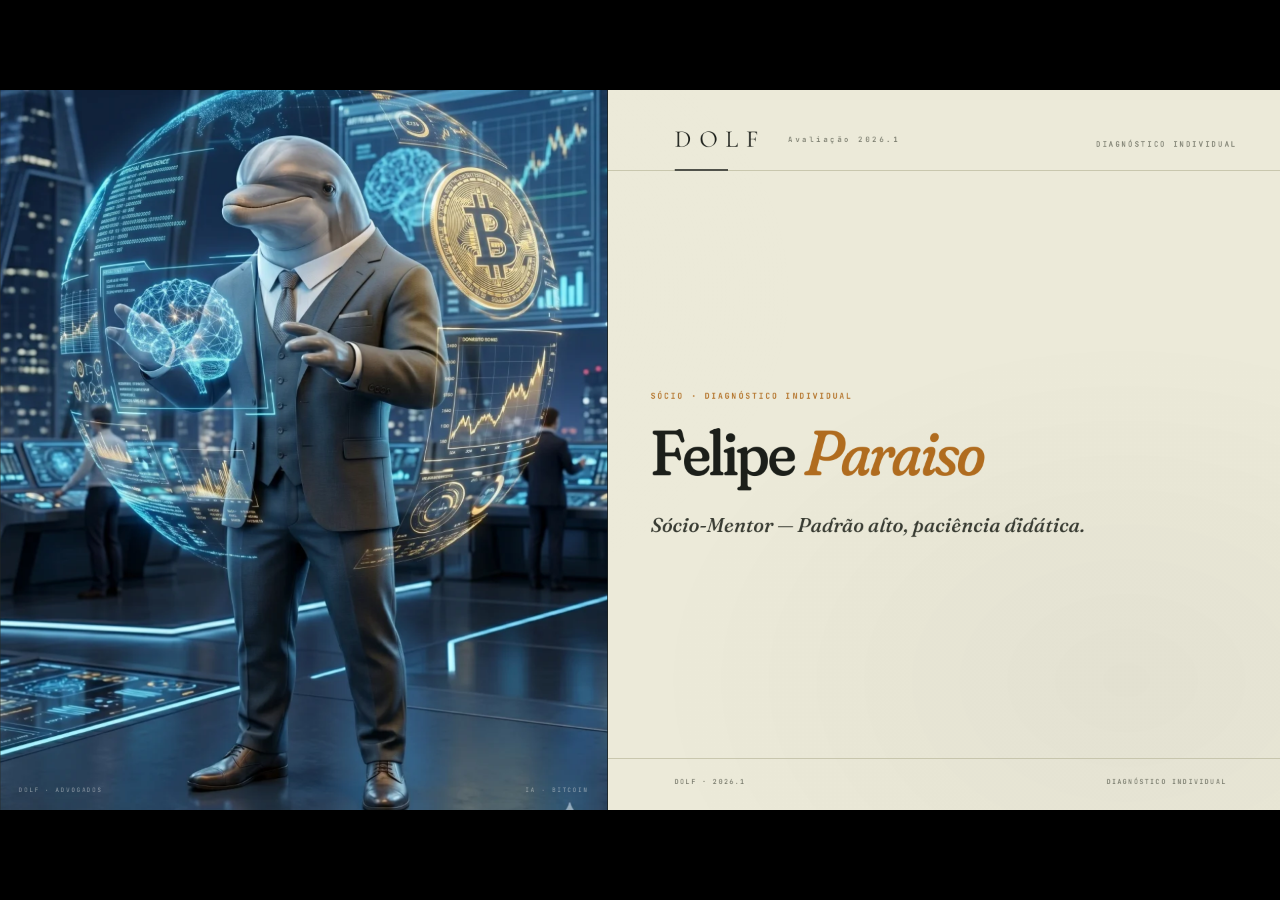
<file: Felipe Paraiso.html>
<!DOCTYPE html>
<html lang="pt-BR">
<head>
<meta charset="UTF-8">
<title>Felipe Paraiso · DOLF 2026.1</title>
<link rel="stylesheet" href="assets/deck.css?v=10">
<script type="application/json" id="speaker-notes">[]</script>
</head>
<body>
<deck-stage width="1920" height="1080" id="stage"></deck-stage>
<script src="assets/charts.js?v=10"></script>
<script src="assets/analysis.js?v=10"></script>
<script src="assets/data.js?v=10"></script>
<script src="assets/builder.js?v=10"></script>
<script>
  const slug = 'felipe';
  document.getElementById('stage').innerHTML = DOLF.buildDeck(slug);
</script>
<script src="assets/image-slot.js"></script>
<script src="assets/deck-stage.js"></script>
</body>
</html>
</file>
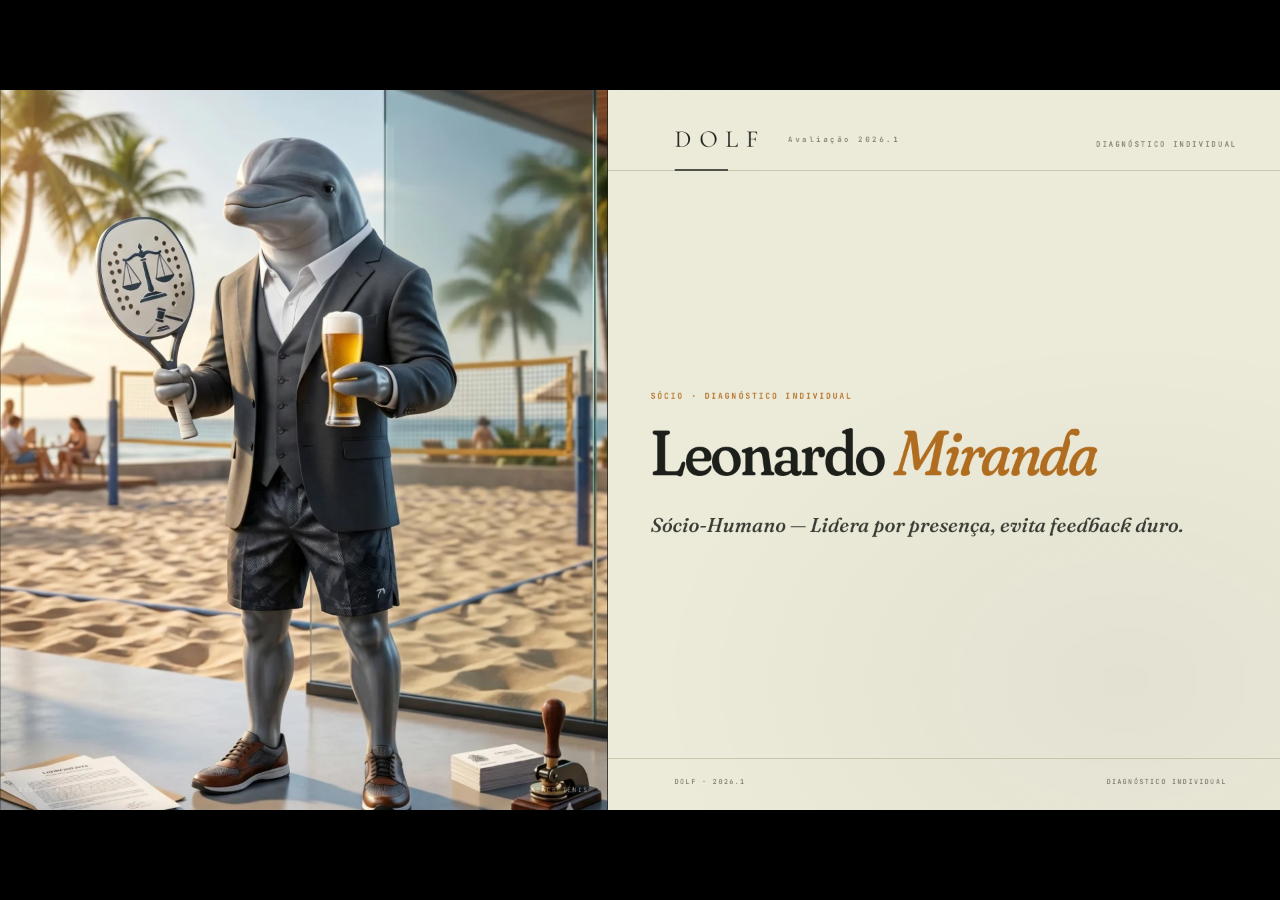
<file: Leonardo.html>
<!DOCTYPE html>
<html lang="pt-BR">
<head>
<meta charset="UTF-8">
<title>Leonardo · DOLF 2026.1</title>
<link rel="stylesheet" href="assets/deck.css?v=10">
<script type="application/json" id="speaker-notes">[]</script>
</head>
<body>
<deck-stage width="1920" height="1080" id="stage"></deck-stage>
<script src="assets/charts.js?v=10"></script>
<script src="assets/analysis.js?v=10"></script>
<script src="assets/data.js?v=10"></script>
<script src="assets/builder.js?v=10"></script>
<script>
  const slug = 'leonardo';
  document.getElementById('stage').innerHTML = DOLF.buildDeck(slug);
</script>
<script src="assets/image-slot.js"></script>
<script src="assets/deck-stage.js"></script>
</body>
</html>
</file>
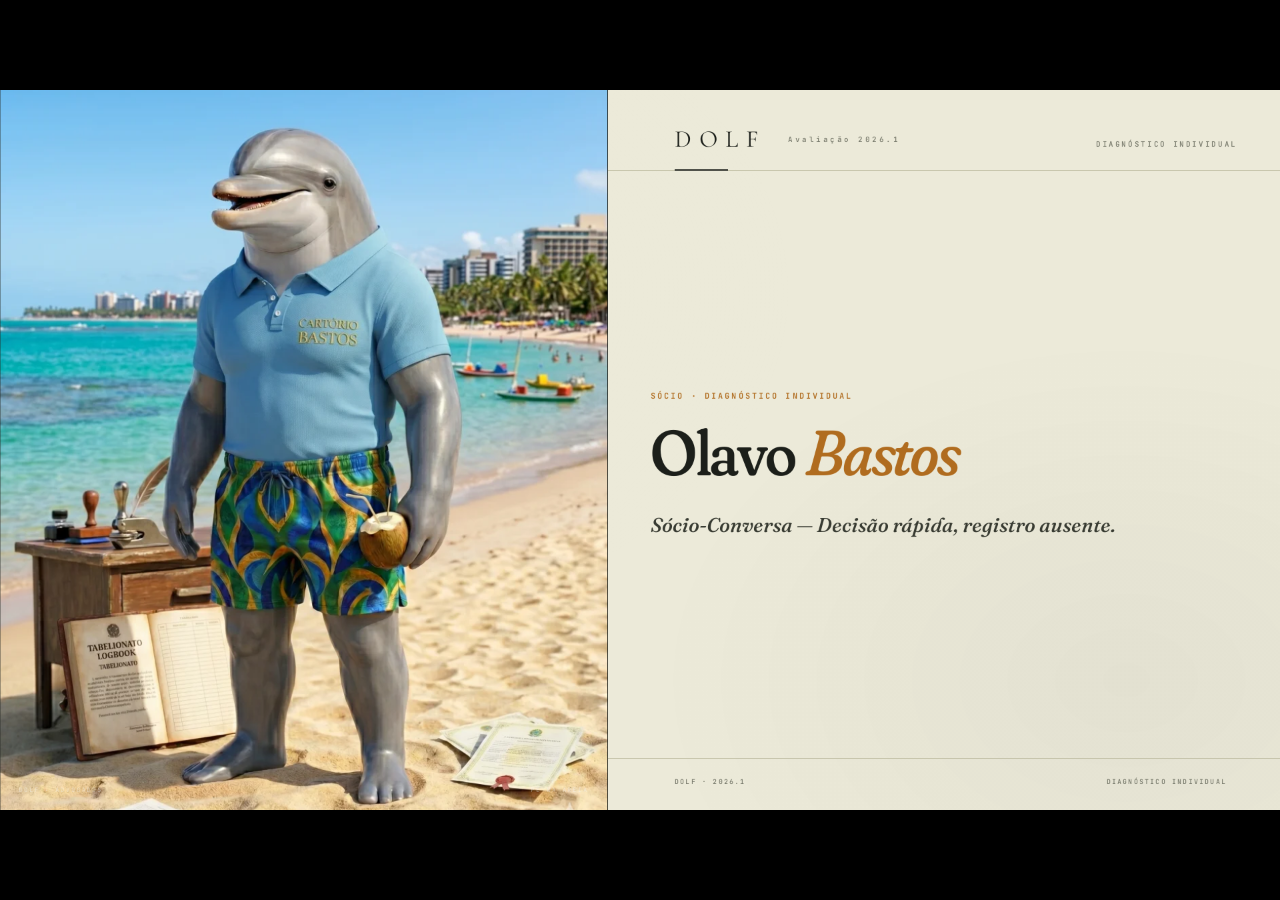
<file: Olavo Bastos.html>
<!DOCTYPE html>
<html lang="pt-BR">
<head>
<meta charset="UTF-8">
<title>Olavo Bastos · DOLF 2026.1</title>
<link rel="stylesheet" href="assets/deck.css?v=10">
<script type="application/json" id="speaker-notes">[]</script>
</head>
<body>
<deck-stage width="1920" height="1080" id="stage"></deck-stage>
<script src="assets/charts.js?v=10"></script>
<script src="assets/analysis.js?v=10"></script>
<script src="assets/data.js?v=10"></script>
<script src="assets/builder.js?v=10"></script>
<script>
  const slug = 'olavo';
  document.getElementById('stage').innerHTML = DOLF.buildDeck(slug);
</script>
<script src="assets/image-slot.js"></script>
<script src="assets/deck-stage.js"></script>
</body>
</html>
</file>
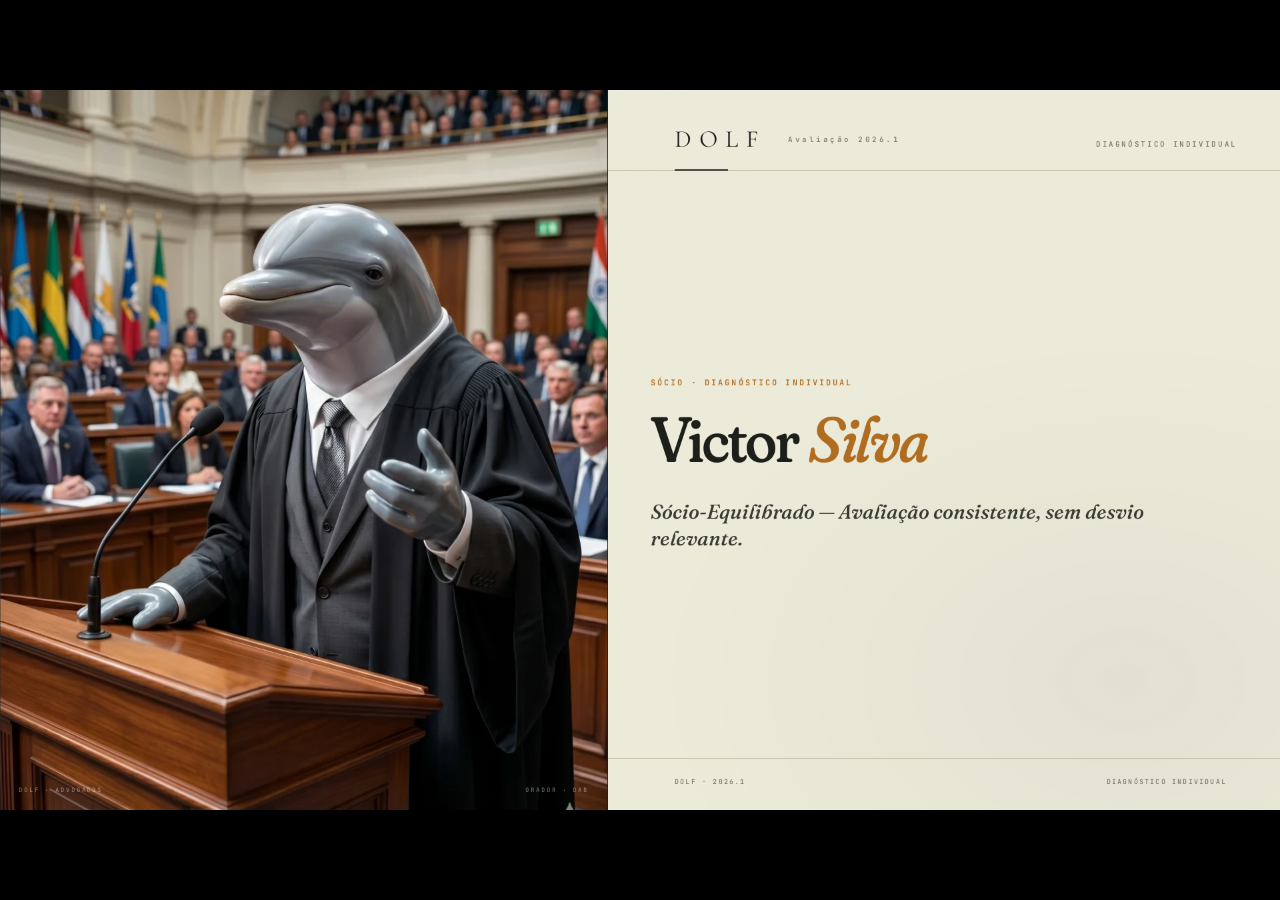
<file: Victor Silva.html>
<!DOCTYPE html>
<html lang="pt-BR">
<head>
<meta charset="UTF-8">
<title>Victor Silva · DOLF 2026.1</title>
<link rel="stylesheet" href="assets/deck.css?v=10">
<script type="application/json" id="speaker-notes">[]</script>
</head>
<body>
<deck-stage width="1920" height="1080" id="stage"></deck-stage>
<script src="assets/charts.js?v=10"></script>
<script src="assets/analysis.js?v=10"></script>
<script src="assets/data.js?v=10"></script>
<script src="assets/builder.js?v=10"></script>
<script>
  const slug = 'victor';
  document.getElementById('stage').innerHTML = DOLF.buildDeck(slug);
</script>
<script src="assets/image-slot.js"></script>
<script src="assets/deck-stage.js"></script>
</body>
</html>
</file>
<file: assets/deck.css>
/* DOLF — Diagnóstico de Sócios 2026.1 — v4 (typography forte, timbrado integrado) */

@import url('https://fonts.googleapis.com/css2?family=Cormorant+Garamond:wght@300;400;500&display=swap');
@import url('https://fonts.googleapis.com/css2?family=Fraunces:ital,opsz,wght@0,9..144,500;0,9..144,600;0,9..144,700;0,9..144,800;1,9..144,500;1,9..144,600&family=Inter:wght@400;500;600;700;800&family=JetBrains+Mono:wght@500;600&display=swap');

:root {
  /* Linen paper, warm dark ink, burnt-ochre accent — editorial & grounded */
  --paper: #ecead9;
  --paper-warm: #ddd8be;
  --paper-deep: #1c1f1a;
  --ink: #1c1f1a;
  --ink-soft: #383b32;
  --ink-mute: #76786a;
  --ink-faint: #a6a796;
  --rule: #bdbba0;
  --rule-soft: #d4d2b6;
  /* Accent — burnt ochre / amber, confident and warm */
  --gold: #b06c1f;
  --gold-bright: #d18a3a;
  --teal: #2d6072;
  --plum: #7a3a2c;
  --serif: 'Fraunces', 'Times New Roman', serif;
  --sans: 'Inter', system-ui, sans-serif;
  --mono: 'JetBrains Mono', ui-monospace, monospace;
}

* { box-sizing: border-box; }
html, body { margin: 0; padding: 0; background: #e8dcc6; }
body { font-family: var(--sans); color: var(--ink); -webkit-font-smoothing: antialiased; }

deck-stage section {
  background: var(--paper);
  color: var(--ink);
  font-family: var(--sans);
  overflow: hidden;
  position: relative;
}

/* ===================== CHROME (typographic letterhead) ===================== */
/* Slim header on every inner slide — no raster logo, just type */
.chrome-top {
  position: absolute;
  top: 36px; left: 100px; right: 100px;
  display: flex; justify-content: space-between; align-items: baseline;
  padding-bottom: 14px;
  border-bottom: 1px solid var(--rule);
  z-index: 5;
}
.chrome-top::after {
  content: ''; position: absolute; left: 0; right: 0; bottom: -1px;
  height: 1px; background: var(--gold); opacity: 0.45;
  width: 80px;
}
.chrome-mark {
  font-family: 'Cormorant Garamond', 'Cormorant', var(--serif);
  font-weight: 400;
  font-size: 22px;
  letter-spacing: 0.32em;
  color: var(--ink);
  line-height: 1;
  display: flex;
  align-items: center;
  gap: 12px;
  padding-right: 6px;
}
.chrome-mark img { display: none; }
.chrome-mark-small {
  font-family: var(--mono);
  font-size: 9px;
  letter-spacing: 0.28em;
  color: var(--ink-mute);
  margin-left: 12px;
  font-weight: 500;
  vertical-align: middle;
}
.chrome-meta {
  font-family: var(--mono);
  font-size: 10px;
  letter-spacing: 0.22em;
  text-transform: uppercase;
  color: var(--ink-mute);
  font-weight: 500;
}

.chrome-foot {
  position: absolute;
  bottom: 32px; left: 100px; right: 100px;
  display: flex; justify-content: space-between; align-items: center;
  padding-top: 14px;
  border-top: 1px solid var(--rule);
  font-family: var(--mono);
  font-size: 10px;
  letter-spacing: 0.20em;
  text-transform: uppercase;
  color: var(--ink-mute);
  font-weight: 500;
}
.chrome-firm {
  font-family: var(--serif);
  font-style: italic;
  font-weight: 500;
  font-size: 13px;
  letter-spacing: 0.04em;
  text-transform: none;
  color: var(--ink-soft);
}

.slide.dark .chrome-top, .slide.dark .chrome-foot { border-color: rgba(237,232,223,0.18); color: rgba(237,232,223,0.7); }
.slide.dark .chrome-mark { color: #f4f1ea; }
.slide.dark .chrome-mark-small, .slide.dark .chrome-firm { color: rgba(237,232,223,0.7); }

/* Legacy chrome classes (Comparativo.html) — same visual as chrome-top/foot */
.slide > .chrome {
  position: absolute;
  top: 36px; left: 100px; right: 100px;
  display: flex; justify-content: space-between; align-items: baseline;
  padding-bottom: 14px;
  border-bottom: 1px solid var(--rule);
  z-index: 5;
  font-family: var(--mono);
  font-size: 10px;
  letter-spacing: 0.22em;
  text-transform: uppercase;
  color: var(--ink-mute);
  font-weight: 500;
}
.slide > .chrome::after {
  content: ''; position: absolute; left: 0; bottom: -1px;
  width: 80px; height: 1px; background: var(--gold); opacity: 0.45;
}
.slide > .chrome .left { display: flex; gap: 14px; align-items: center; }
.slide > .chrome .left .rule { width: 18px; height: 1px; background: var(--rule); display: inline-block; }
.slide > .foot {
  position: absolute;
  bottom: 32px; left: 100px; right: 100px;
  display: flex; justify-content: space-between; align-items: center;
  padding-top: 14px;
  border-top: 1px solid var(--rule);
  font-family: var(--mono);
  font-size: 10px;
  letter-spacing: 0.20em;
  text-transform: uppercase;
  color: var(--ink-mute);
  font-weight: 500;
}

/* ===================== SLIDE FRAME ===================== */
.slide {
  width: 100%; height: 100%;
  display: flex; flex-direction: column;
  padding: 100px 100px 80px;
  position: relative;
  background: var(--paper);
}
.slide.warm { background: var(--paper-warm); }
.slide.deep { background: var(--paper-deep); }
.slide.dark { background: #1c1d1f; color: #ede8df; }

/* ===================== TYPOGRAPHY ===================== */
.eyebrow {
  font-family: var(--mono);
  font-size: 11px;
  letter-spacing: 0.24em;
  text-transform: uppercase;
  color: var(--gold);
  margin: 0 0 22px;
  font-weight: 600;
}

h1.slide-title {
  font-family: var(--serif);
  font-weight: 500;
  font-variation-settings: "opsz" 144, "SOFT" 100;
  font-size: 68px;
  line-height: 1.02;
  letter-spacing: -0.018em;
  margin: 0 0 28px;
  color: var(--ink);
}
h1.slide-title em {
  font-style: italic;
  font-weight: 500;
  color: var(--gold);
}

p.body { font-size: 19px; line-height: 1.5; margin: 0 0 12px; color: var(--ink-soft); text-wrap: pretty; font-weight: 400; }
p.body.tight { font-size: 17px; line-height: 1.45; }
p.body.small { font-size: 15px; line-height: 1.4; color: var(--ink-mute); }
strong, p.body b { font-weight: 700; color: var(--ink); }

h3.kicker {
  font-family: var(--mono);
  font-size: 11px;
  letter-spacing: 0.2em;
  text-transform: uppercase;
  color: var(--gold);
  margin: 0 0 14px;
  padding-bottom: 12px;
  border-bottom: 1px solid var(--rule);
  font-weight: 600;
}

/* Vertical typographic rail on cover — black band, no image */
.cover > .cover-rail {
  position: absolute;
  top: 0; right: 0; bottom: 0;
  width: 280px;
  z-index: 0;
  overflow: hidden;
  background: #0c0c0d;
  color: var(--paper);
  border-left: 1px solid var(--ink);
}
.cover-rail .rail-vertical {
  position: absolute;
  top: 50%; left: 50%;
  transform: translate(-50%, -50%) rotate(-90deg);
  transform-origin: center;
  white-space: nowrap;
  font-family: var(--mono);
  font-size: 11px;
  letter-spacing: 0.5em;
  color: rgba(245,245,244,0.45);
  text-transform: uppercase;
}
.cover-rail .rail-mark {
  position: absolute;
  top: 56px; left: 50%; transform: translateX(-50%);
  font-family: 'Cormorant Garamond', 'Cormorant', var(--serif);
  font-weight: 300;
  font-size: 96px;
  line-height: 1;
  color: rgba(245,245,244,0.18);
  letter-spacing: 0.04em;
}
.cover-rail .rail-tag {
  position: absolute; left: 22px; bottom: 28px; right: 22px;
  font-family: var(--mono); font-size: 9px; letter-spacing: 0.26em;
  color: rgba(245,245,244,0.85); text-transform: uppercase;
  z-index: 2;
  display: flex; flex-direction: column; gap: 4px;
}
.cover-rail .rail-tag .small {
  color: rgba(245,245,244,0.45);
}
/* Push cover-center content left so the rail doesn't overlap text */
.cover-center { padding-right: 320px; }
.cover-band { padding-right: 320px; }
.cover-bottom { padding-right: 320px; }

/* === Portrait variant: large character image on the LEFT === */
.cover.cover-portrait {
  grid-template-columns: 0.95fr 1.05fr;
  grid-template-rows: auto 1fr auto;
}
.cover.cover-portrait::before { display: none; } /* hide bg dolphin */
.cover.cover-portrait > .cover-band      { grid-column: 2 / 3; padding-right: 64px; }
.cover.cover-portrait > .cover-center    { grid-column: 2 / 3; padding-right: 80px; }
.cover.cover-portrait > .cover-bottom    { grid-column: 2 / 3; padding-right: 80px; }
.cover-portrait-pane {
  grid-column: 1 / 2;
  grid-row: 1 / 4;
  background: var(--ink);
  color: #f4ecd8;
  border-right: 1px solid rgba(31,37,32,0.4);
  display: flex;
  flex-direction: column;
  position: relative;
  overflow: hidden;
}
.cover-portrait-pane .portrait-frame {
  flex: 1;
  position: relative;
  display: flex; align-items: stretch; justify-content: stretch;
  overflow: hidden;
  min-height: 0;
}
.cover-portrait-pane .portrait-img {
  width: 100%; height: 100%;
  object-fit: cover;
  object-position: center 30%;
  display: block;
  filter: grayscale(0.15) contrast(1.04);
}
.cover-portrait-pane .portrait-slot {
  width: 100%; height: 100%;
  display: block;
  background: rgba(236,234,217,0.06);
}
.cover-portrait-pane .portrait-placeholder {
  position: absolute; inset: 0;
  display: none; /* shown only if img fails */
  flex-direction: column;
  align-items: center; justify-content: center;
  gap: 14px;
  text-align: center;
  background:
    radial-gradient(ellipse 800px 600px at 50% 40%, rgba(245,245,244,0.06), transparent 70%),
    repeating-linear-gradient(45deg, transparent 0 12px, rgba(245,245,244,0.015) 12px 13px),
    #0c0c0d;
  padding: 64px 48px;
}
.portrait-placeholder .ph-mark {
  font-family: 'Cormorant Garamond', 'Cormorant', var(--serif);
  font-weight: 300;
  font-size: 80px;
  line-height: 1;
  letter-spacing: 0.04em;
  color: rgba(245,245,244,0.18);
  margin-bottom: 8px;
}
.portrait-placeholder .ph-name {
  font-family: var(--serif);
  font-size: 26px;
  font-style: italic;
  font-weight: 400;
  color: rgba(245,245,244,0.85);
}
.portrait-placeholder .ph-tag {
  font-family: var(--mono);
  font-size: 10px;
  letter-spacing: 0.32em;
  text-transform: uppercase;
  color: var(--gold);
}
.portrait-placeholder .ph-note {
  font-family: var(--mono);
  font-size: 8.5px;
  letter-spacing: 0.28em;
  text-transform: uppercase;
  color: rgba(245,245,244,0.32);
  margin-top: 24px;
  border-top: 1px solid rgba(245,245,244,0.12);
  padding-top: 14px;
  max-width: 70%;
  line-height: 1.6;
}
.cover-portrait-pane .portrait-foot {
  position: absolute; left: 28px; right: 28px; bottom: 24px;
  display: flex; justify-content: space-between;
  font-family: var(--mono); font-size: 9px;
  letter-spacing: 0.32em; text-transform: uppercase;
  color: rgba(245,245,244,0.5);
  z-index: 2;
}

/* ===================== COVER ===================== */
.cover {
  display: grid;
  grid-template-rows: auto 1fr auto;
  height: 100%;
  background: var(--paper);
  position: relative;
  isolation: isolate;
  overflow: hidden;
}
/* Background ornament: actual DOLF logomark, ghost-faint, centered */
.cover::before {
  content: '';
  position: absolute;
  z-index: 0;
  inset: 0;
  background-image: url('dolf-logo.png');
  background-size: 56% auto;
  background-repeat: no-repeat;
  background-position: 60% 58%;
  opacity: 0.05;
  filter: grayscale(1) contrast(1.1);
  pointer-events: none;
  user-select: none;
}
/* Soft monochrome gradient — light pooling, no warm tint */
.cover::after {
  content: '';
  position: absolute;
  inset: 0;
  z-index: 0;
  pointer-events: none;
  background:
    radial-gradient(ellipse 1400px 900px at 18% 28%, rgba(255,255,255,0.5), transparent 60%),
    radial-gradient(ellipse 1100px 800px at 88% 82%, rgba(20,20,20,0.04), transparent 65%);
  mix-blend-mode: multiply;
}
.cover > * { position: relative; z-index: 1; }

/* Top band — typographic letterhead, centered */
.cover-band {
  display: flex;
  justify-content: space-between;
  align-items: baseline;
  padding: 56px 100px 28px;
  border-bottom: 1px solid var(--rule);
  position: relative;
}
.cover-band::after {
  content: '';
  position: absolute;
  left: 100px; bottom: -1px;
  width: 80px; height: 2px;
  background: var(--ink);
}
.cover-mark {
  font-family: 'Cormorant Garamond', 'Cormorant', var(--serif);
  font-weight: 400;
  font-size: 36px;
  letter-spacing: 0.32em;
  color: var(--ink);
  line-height: 1;
  display: flex;
  align-items: center;
  gap: 16px;
  padding-right: 6px;
}
.cover-mark img { display: none; }
.cover-mark-small {
  font-family: var(--mono);
  font-size: 11px;
  letter-spacing: 0.32em;
  color: var(--ink-mute);
  margin-left: 18px;
  font-weight: 500;
  vertical-align: middle;
}
.cover-meta {
  font-family: var(--mono);
  font-size: 11px;
  letter-spacing: 0.24em;
  text-transform: uppercase;
  color: var(--ink-mute);
  font-weight: 500;
}

/* Center: the partner's name as the page hero */
.cover-center {
  padding: 0 100px;
  display: flex; flex-direction: column; justify-content: center;
}
.cover-center.cover-center-portrait {
  padding: 0 80px 0 64px;
}
.cover-center.cover-center-portrait h1 {
  font-size: 96px;
  line-height: 1;
  white-space: nowrap;
  letter-spacing: -0.025em;
}
.cover-center.cover-center-portrait .full-name {
  display: inline-block;
  white-space: nowrap;
}
.cover-center .ornament { width: 64px; height: 2px; background: var(--gold); margin-bottom: 28px; }
.cover-center .cover-dolphin {
  width: 220px;
  height: auto;
  margin: 0 0 32px -8px;
  opacity: 0.92;
  display: block;
  filter: drop-shadow(0 0 0 transparent);
  mix-blend-mode: multiply;
}
.cover-center .deck-kind {
  font-family: var(--mono);
  font-size: 12px;
  letter-spacing: 0.26em;
  text-transform: uppercase;
  color: var(--gold);
  margin: 0 0 28px;
  font-weight: 600;
}
.cover-center h1 {
  font-family: var(--serif);
  font-weight: 500;
  font-variation-settings: "opsz" 144, "SOFT" 100;
  font-size: 156px;
  line-height: 0.92;
  letter-spacing: -0.028em;
  margin: 0 0 14px;
  color: var(--ink);
}
.cover-center h1 em {
  font-style: italic;
  font-weight: 500;
  color: var(--gold);
}
.cover-center .subtitle {
  font-family: var(--serif);
  font-style: italic;
  font-weight: 500;
  font-size: 30px;
  color: var(--ink-soft);
  margin-top: 28px;
  max-width: 1100px;
  line-height: 1.32;
}

.cover-bottom {
  padding: 28px 100px 36px;
  display: flex; justify-content: space-between; align-items: flex-end;
  font-family: var(--mono);
  font-size: 10px;
  letter-spacing: 0.22em;
  text-transform: uppercase;
  color: var(--ink-mute);
  border-top: 1px solid var(--rule);
  font-weight: 500;
}

/* ===================== SAMPLE NOTE ===================== */
.sample-note {
  font-family: var(--mono);
  font-size: 10px;
  letter-spacing: 0.18em;
  text-transform: uppercase;
  color: var(--ink-faint);
  border: 1px solid var(--rule);
  padding: 7px 14px;
  display: inline-block;
  font-weight: 600;
}
.sample-note.alert {
  border-color: var(--gold);
  color: var(--gold);
  background: rgba(169,136,67,0.10);
}

/* ===================== KPI STRIP ===================== */
.kpi-strip {
  display: grid;
  grid-template-columns: repeat(3, 1fr);
  gap: 0;
  border-top: 1.5px solid var(--ink);
  border-bottom: 1px solid var(--rule);
  margin-top: 28px;
}
.kpi { padding: 26px 36px 26px 0; border-right: 1px solid var(--rule); }
.kpi:nth-child(n+2) { padding-left: 36px; }
.kpi:last-child { border-right: none; }
.kpi .label {
  font-family: var(--mono); font-size: 10px; letter-spacing: 0.2em;
  text-transform: uppercase; color: var(--ink-mute); margin: 0 0 12px; font-weight: 600;
}
.kpi .v {
  font-family: var(--serif); font-weight: 600;
  font-variation-settings: "opsz" 144, "SOFT" 100;
  font-size: 52px; line-height: 1;
  color: var(--ink); margin: 0 0 8px; letter-spacing: -0.015em;
}
.kpi .sub { font-size: 13px; color: var(--ink-mute); font-weight: 500; }

/* ===================== BARS ===================== */
.bars { display: grid; gap: 14px; }
.bar-row {
  display: grid;
  grid-template-columns: 280px 1fr 64px;
  align-items: center;
  gap: 24px;
  padding: 6px 0;
}
.bar-row .label { font-size: 16px; color: var(--ink-soft); font-weight: 600; line-height: 1.3; font-family: var(--sans); }
.bar-row .track {
  position: relative;
  height: 10px;
  background: var(--rule-soft);
  overflow: hidden;
}
.bar-row .fill {
  height: 100%;
  background: var(--ink);
}
.bar-row .val {
  font-family: var(--serif);
  font-size: 22px;
  font-weight: 700;
  text-align: right;
  color: var(--ink);
}

/* ===================== RADAR ===================== */
.radar { width: 460px; height: 384px; flex-shrink: 0; }
.radar text { font-family: var(--sans); font-size: 12px; fill: var(--ink-soft); font-weight: 600; }
.radar .axis { stroke: var(--rule); stroke-width: 1; }
.radar .grid { stroke: var(--rule-soft); fill: none; }
.radar .grid-outer { stroke: var(--rule); }
.radar .data-fill { fill: var(--gold); fill-opacity: 0.20; stroke: var(--gold); stroke-width: 2; }
.radar .data-dot { fill: var(--gold); }

/* ===================== ALL-Q BARS ===================== */
.allbars {
  display: grid;
  grid-template-columns: repeat(3, 1fr);
  gap: 4px 36px;
}
.allbars .qrow {
  display: grid;
  grid-template-columns: 1fr 70px 36px;
  align-items: center;
  gap: 10px;
  padding: 7px 0;
  border-bottom: 1px solid var(--rule-soft);
}
.allbars .qrow .l { font-size: 13px; color: var(--ink-soft); line-height: 1.25; font-family: var(--sans); font-weight: 500; }
.allbars .qrow .t { position: relative; height: 6px; background: var(--rule-soft); }
.allbars .qrow .f { height: 100%; background: var(--ink); }
.allbars .qrow .v { font-family: var(--serif); font-size: 16px; text-align: right; color: var(--ink); font-weight: 700; }

/* ===================== COLS ===================== */
.cols-2 { display: grid; grid-template-columns: 1fr 1fr; gap: 64px; flex: 1; }
.cols-2-asym { display: grid; grid-template-columns: 1.2fr 1fr; gap: 60px; flex: 1; }
.cols-3 { display: grid; grid-template-columns: 1fr 1fr 1fr; gap: 44px; flex: 1; }

/* ===================== DIAG PAGE ===================== */
.diag-page {
  display: grid;
  grid-template-columns: 1.1fr 1fr;
  gap: 64px;
  flex: 1;
  margin-top: 12px;
}
.diag-page .col h4 {
  font-family: var(--mono);
  font-size: 11px;
  letter-spacing: 0.2em;
  text-transform: uppercase;
  color: var(--gold);
  margin: 0 0 14px;
  padding-bottom: 12px;
  border-bottom: 1px solid var(--rule);
  font-weight: 600;
}
.diag-page .col h4:not(:first-of-type) { margin-top: 28px; }
.diag-page .col p {
  font-size: 16px;
  line-height: 1.5;
  color: var(--ink-soft);
  margin: 0 0 10px;
  font-weight: 400;
}
.diag-page .col ul { margin: 0; padding: 0; list-style: none; }
.diag-page .col ul li {
  font-size: 15px;
  line-height: 1.45;
  color: var(--ink-soft);
  padding: 7px 0 7px 18px;
  position: relative;
}
.diag-page .col ul li::before {
  content: '';
  width: 5px; height: 5px;
  background: var(--gold);
  position: absolute;
  left: 0; top: 13px;
}
.diag-page .col ul li b { color: var(--ink); font-weight: 700; }
.diag-page .col blockquote {
  margin: 14px 0;
  padding-left: 18px;
  border-left: 2.5px solid var(--gold);
  font-family: var(--serif);
  font-style: italic;
  font-weight: 500;
  font-size: 17px;
  line-height: 1.4;
  color: var(--ink);
}

/* ===================== WEEKS ===================== */
.weeks {
  display: grid;
  grid-template-columns: repeat(4, 1fr);
  gap: 0;
  flex: 1;
  border-top: 1.5px solid var(--ink);
  border-bottom: 1px solid var(--rule);
  margin-top: 12px;
}
.week { padding: 26px 24px; border-right: 1px solid var(--rule); display: flex; flex-direction: column; }
.week:first-child { padding-left: 0; }
.week:last-child { padding-right: 0; border-right: none; }
.week .num {
  font-family: var(--serif); font-weight: 700;
  font-variation-settings: "opsz" 144;
  font-size: 60px; line-height: 0.9;
  color: var(--gold); margin: 0 0 6px;
  letter-spacing: -0.02em;
}
.week .label { font-family: var(--mono); font-size: 10px; letter-spacing: 0.2em; text-transform: uppercase; color: var(--ink-mute); margin: 0 0 16px; font-weight: 600; }
.week .focus {
  font-family: var(--serif); font-style: italic; font-weight: 600;
  font-size: 19px; line-height: 1.25;
  color: var(--ink); margin: 0 0 14px; padding-bottom: 14px;
  border-bottom: 1px solid var(--rule-soft);
}
.week ul { margin: 0; padding: 0; list-style: none; }
.week ul li { font-size: 14px; line-height: 1.4; color: var(--ink-soft); padding: 6px 0; display: flex; gap: 8px; font-weight: 500; }
.week ul li::before { content: '—'; color: var(--gold); flex-shrink: 0; font-weight: 700; }

/* ===================== FORMULATION ===================== */
.formulation { display: grid; gap: 36px; flex: 1; align-content: center; max-width: 1500px; }
.formulation .pair { display: grid; grid-template-columns: 160px 1fr; gap: 48px; align-items: baseline; }
.formulation .pair .tag {
  font-family: var(--mono); font-size: 11px; letter-spacing: 0.2em;
  text-transform: uppercase; color: var(--gold);
  padding-top: 18px; border-top: 1.5px solid var(--gold); font-weight: 600;
}
.formulation .pair .text {
  font-family: var(--serif); font-weight: 600;
  font-variation-settings: "opsz" 72;
  font-size: 38px; line-height: 1.2;
  color: var(--ink); letter-spacing: -0.008em;
}
.formulation .pair.next .text { font-style: italic; font-weight: 500; color: var(--ink-soft); }

/* ===================== DIST ===================== */
.dist { display: flex; align-items: flex-end; gap: 6px; height: 50px; margin-top: 6px; }
.dist .col { flex: 1; background: var(--rule-soft); position: relative; min-height: 2px; }
.dist .col.lit { background: var(--ink); }
.dist-axis { display: flex; gap: 6px; margin-top: 4px; }
.dist-axis .col { flex: 1; text-align: center; font-family: var(--mono); font-size: 10px; color: var(--ink-mute); font-weight: 600; }

/* ===================== QUANT-SPLIT (slide 02) ===================== */
.quant-split {
  display: grid;
  grid-template-columns: 1fr 1.15fr;
  gap: 64px;
  flex: 1;
  margin-top: 12px;
  align-items: start;
}
.quant-left { display: flex; flex-direction: column; }
.quant-left .radar { width: 440px; height: 366px; align-self: center; margin-bottom: 18px; }
.quant-left .bars { margin-top: 8px; }
.quant-left .bar-row {
  grid-template-columns: 200px 1fr 50px;
  gap: 16px;
  padding: 4px 0;
}
.quant-left .bar-row .label { font-size: 14px; font-weight: 600; }
.quant-left .bar-row .val { font-size: 18px; }
.quant-left .bar-row .track { height: 8px; }
.quant-right { display: flex; flex-direction: column; }
.quant-right .allbars {
  grid-template-columns: 1fr;
  gap: 0;
}
.quant-right .allbars .qrow {
  grid-template-columns: 1fr 60px 32px;
  padding: 5px 0;
}
.quant-right .allbars .qrow .l { font-size: 12px; }
.quant-right .allbars .qrow .v { font-size: 14px; }

/* ===================== HOJE / EVOLUÇÃO STRIP (slide 03) ===================== */
.hoje-evol {
  display: grid;
  grid-template-columns: 1fr 1fr;
  gap: 0;
  border-top: 1.5px solid var(--ink);
  border-bottom: 1px solid var(--rule);
  margin-top: 28px;
}
.hoje-evol .he-item {
  padding: 20px 36px 20px 0;
  border-right: 1px solid var(--rule);
  display: grid;
  grid-template-columns: 100px 1fr;
  gap: 24px;
  align-items: baseline;
}
.hoje-evol .he-item:last-child {
  padding-left: 36px;
  padding-right: 0;
  border-right: none;
}
.hoje-evol .he-tag {
  font-family: var(--mono);
  font-size: 11px;
  letter-spacing: 0.22em;
  text-transform: uppercase;
  color: var(--gold);
  font-weight: 600;
}
.hoje-evol .he-text {
  font-family: var(--serif);
  font-weight: 600;
  font-variation-settings: "opsz" 72;
  font-size: 19px;
  line-height: 1.32;
  color: var(--ink);
  letter-spacing: -0.005em;
}
.hoje-evol .he-item.next .he-text {
  font-style: italic;
  font-weight: 500;
  color: var(--ink-soft);
}
</file>
